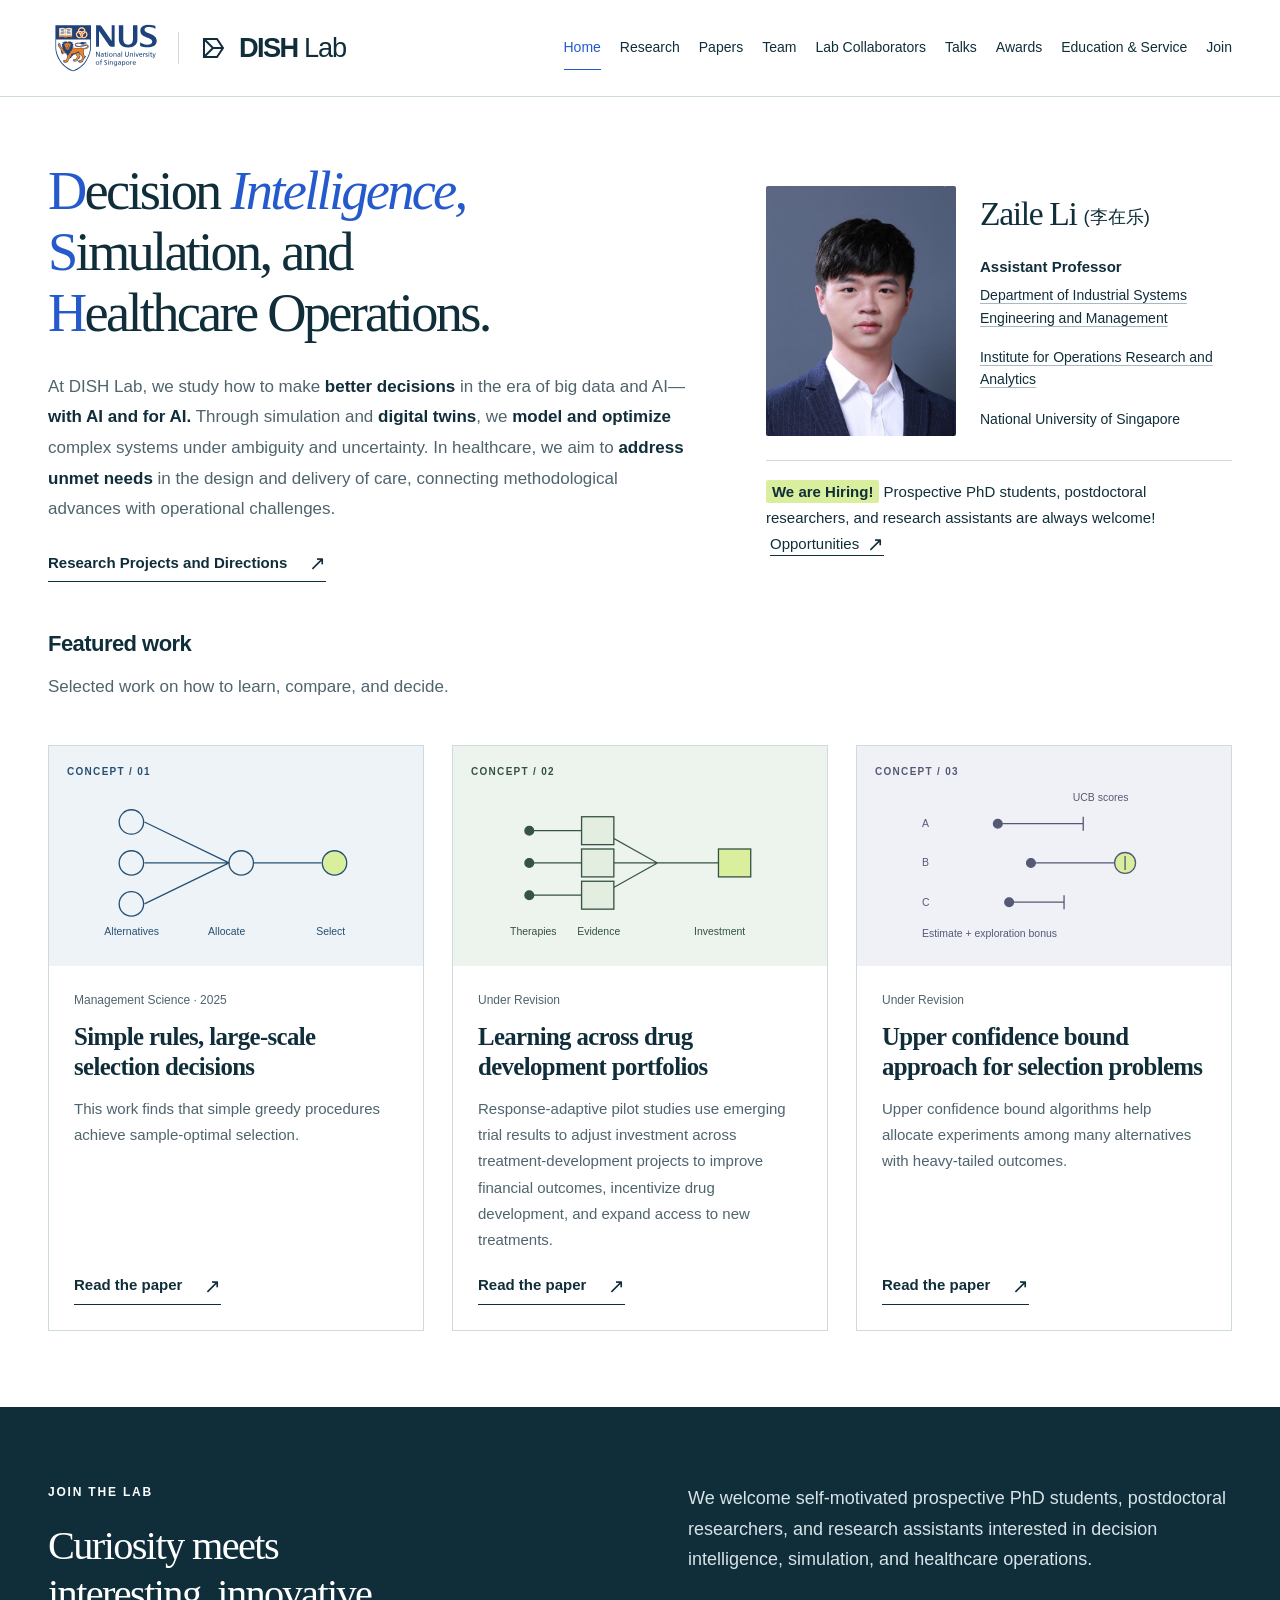
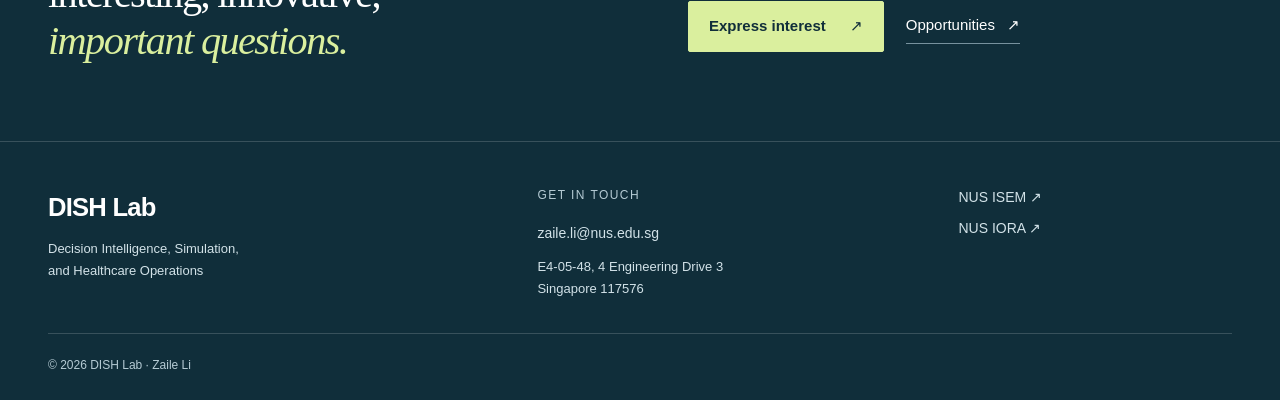
<file: index.html>
<!doctype html>
<html lang="en"><head><meta charset="utf-8"><meta name="viewport" content="width=device-width, initial-scale=1"><meta name="description" content="DISH Lab: decision intelligence, simulation, and healthcare operations. Led by Zaile Li at the National University of Singapore."><meta name="theme-color" content="#102e3a"><title>NUS DISH Lab</title><link rel="icon" type="image/svg+xml" href="./favicon.svg"><link rel="stylesheet" href="./styles.css?v=73e593c9b4"><script src="./site.js?v=46723a2bd6" defer></script></head>
<body><a class="skip-link" href="#main">Skip to content</a><header class="site-header"><div class="shell header-inner">
    <div class="brand-lockup"><a class="nus-brand" href="https://www.nus.edu.sg/" aria-label="National University of Singapore"><img src="./assets/nus-logo.svg" width="1200" height="800" alt="NUS — National University of Singapore"></a>
    <a class="wordmark" href="./" aria-label="DISH Lab home"><svg viewBox="0 0 32 32" width="32" height="32" aria-hidden="true"><path d="M7 7H20L26 16 20 25H7Z M7 7 16 16 7 25M16 16H26" fill="none" stroke="currentColor" stroke-width="2"/></svg><span>DISH<span class="wordmark-lab"> Lab</span></span></a></div>
    <button class="menu-toggle" aria-expanded="false" aria-controls="primary-nav" hidden>Menu <span aria-hidden="true">☰</span></button>
    <nav class="main-nav" id="primary-nav" aria-label="Main navigation"><a href="./" aria-current="page">Home</a><a href="./research/">Research</a><a href="./papers/">Papers</a><a href="./team/">Team</a><a href="./collaborators/">Lab Collaborators</a><a href="./talks/">Talks</a><a href="./awards/">Awards</a><a href="./teaching/">Education &amp; Service</a><a href="./join/">Join</a></nav>
    </div></header><main id="main"><section class="hero" id="home" aria-labelledby="hero-title">
  <div class="shell hero-grid">
    <div class="hero-copy">
      <h1 id="hero-title"><span class="initial-highlight">D</span>ecision <em>Intelligence,</em><br><span class="initial-highlight">S</span>imulation, and<br><span class="initial-highlight">H</span>ealthcare Operations.</h1>
      <p class="hero-description">At DISH Lab, we study how to make <strong>better decisions</strong> in the era of big data and AI—<strong>with AI and for AI.</strong> Through simulation and <strong>digital twins</strong>, we <strong>model and optimize</strong> complex systems under ambiguity and uncertainty. In healthcare, we aim to <strong>address unmet needs</strong> in the design and delivery of care, connecting methodological advances with operational challenges.</p>
      <a class="text-link" href="./research/">Research Projects and Directions <span aria-hidden="true">↗</span></a>
    </div>
    <div class="hero-profile">
      <div class="pi-intro">
        <img class="pi-portrait" src="./assets/zaile-li.jpg" width="590" height="681" alt="Zaile Li (李在乐)">
        <div class="pi-identity">
          <h2>Zaile Li <span class="name-zh" lang="zh-Hans">(李在乐)</span></h2>
          <div class="pi-appointment"><p class="pi-position">Assistant Professor</p><p class="pi-unit"><a href="https://cde.nus.edu.sg/isem/">Department of Industrial Systems Engineering and Management</a></p></div>
          <div class="pi-appointment"><p class="pi-unit"><a href="https://iora.nus.edu.sg/">Institute for Operations Research and Analytics</a></p></div>
          <div class="pi-appointment"><p class="pi-unit">National University of Singapore</p></div>
        </div>
      </div>
      <p class="hero-invitation"><strong class="hiring-label">We are Hiring!</strong> Prospective PhD students, postdoctoral researchers, and research assistants are always welcome! <a class="text-link" href="./join/">Opportunities <span aria-hidden="true">↗</span></a></p>
    </div>
  </div>
</section>

<section class="section-space featured" aria-labelledby="featured-title"><div class="shell"><div class="section-heading home-section-heading"><h2 id="featured-title">Featured work</h2><p>Selected work on how to learn, compare, and decide.</p></div><div class="work-grid"><article class="work-card"><div class="work-visual visual-0"><span class="visual-caption">CONCEPT / 01</span><svg viewBox="0 0 350 195" role="img" aria-label="Conceptual diagram: allocate a learning budget among alternatives and select"><g stroke="currentColor" fill="none" stroke-width="1.5"><path d="M70 47L167 94M70 94H167M70 141L167 94M195 94H273"/><circle cx="55" cy="47" r="14"/><circle cx="55" cy="94" r="14"/><circle cx="55" cy="141" r="14"/><circle cx="181" cy="94" r="14"/><circle cx="288" cy="94" r="14" fill="#daef9e"/></g><g fill="currentColor" font-size="12"><text x="24" y="177">Alternatives</text><text x="143" y="177">Allocate</text><text x="267" y="177">Select</text></g></svg></div><div class="work-body"><p class="card-meta">Management Science · 2025</p><h3><a href="./papers/#greedy-selection">Simple rules, large-scale selection decisions</a></h3><p>This work finds that simple greedy procedures achieve sample-optimal selection.</p><a class="text-link" href="https://arxiv.org/abs/2303.02951">Read the paper <span aria-hidden="true">↗</span></a></div></article><article class="work-card"><div class="work-visual visual-1"><span class="visual-caption">CONCEPT / 02</span><svg viewBox="0 0 350 195" role="img" aria-label="Conceptual diagram: use evidence from therapies to guide investment"><g stroke="currentColor" fill="none" stroke-width="1.5"><path d="M48 57H129L195 94H280M48 94H129L195 94M48 131H129L195 94"/><circle cx="48" cy="57" r="5" fill="currentColor"/><circle cx="48" cy="94" r="5" fill="currentColor"/><circle cx="48" cy="131" r="5" fill="currentColor"/><rect x="108" y="41" width="37" height="32" fill="#e4eee0"/><rect x="108" y="78" width="37" height="32" fill="#e4eee0"/><rect x="108" y="115" width="37" height="32" fill="#e4eee0"/><rect x="265" y="78" width="37" height="32" fill="#daef9e"/></g><g fill="currentColor" font-size="12"><text x="26" y="177">Therapies</text><text x="103" y="177">Evidence</text><text x="237" y="177">Investment</text></g></svg></div><div class="work-body"><p class="card-meta">Under Revision</p><h3><a href="./papers/#response-adaptivity">Learning across drug development portfolios</a></h3><p>Response-adaptive pilot studies use emerging trial results to adjust investment across treatment-development projects to improve financial outcomes, incentivize drug development, and expand access to new treatments.</p><a class="text-link" href="https://papers.ssrn.com/sol3/papers.cfm?abstract_id=6813739">Read the paper <span aria-hidden="true">↗</span></a></div></article><article class="work-card"><div class="work-visual visual-2"><span class="visual-caption">CONCEPT / 03</span><svg viewBox="0 0 350 195" role="img" aria-label="Conceptual diagram: combine estimated performance with exploration bonuses to choose the next experiment"><g stroke="currentColor" fill="none" stroke-width="1.5"><path d="M122 49H220M160 94H268M135 139H198M220 41V57M198 131V147"/><circle cx="268" cy="94" r="12" fill="#daef9e"/><path d="M268 86V102"/><circle cx="122" cy="49" r="5" fill="currentColor"/><circle cx="160" cy="94" r="5" fill="currentColor"/><circle cx="135" cy="139" r="5" fill="currentColor"/></g><g fill="currentColor" font-size="12"><text x="35" y="53">A</text><text x="35" y="98">B</text><text x="35" y="143">C</text><text x="208" y="23">UCB scores</text><text x="35" y="179">Estimate + exploration bonus</text></g></svg></div><div class="work-body"><p class="card-meta">Under Revision</p><h3><a href="./papers/#ucb-exploration">Upper confidence bound approach for selection problems</a></h3><p>Upper confidence bound algorithms help allocate experiments among many alternatives with heavy-tailed outcomes.</p><a class="text-link" href="https://arxiv.org/abs/2511.22273">Read the paper <span aria-hidden="true">↗</span></a></div></article></div></div></section>
<section class="join-band section-space"><div class="shell join-grid"><div><p class="eyebrow">Join the lab</p><h2>Curiosity meets<br>interesting, innovative,<br><em>important questions.</em></h2></div><div><p>We welcome self-motivated prospective PhD students, postdoctoral researchers, and research assistants interested in decision intelligence, simulation, and healthcare operations.</p><div class="button-row"><a class="button button-light" href="./join/#enquire">Express interest <span aria-hidden="true">↗</span></a><a class="light-link" href="./join/">Opportunities <span aria-hidden="true">↗</span></a></div></div></div></section></main><footer class="site-footer"><div class="shell footer-grid"><div><a class="footer-brand" href="./">DISH Lab</a><p>Decision Intelligence, Simulation,<br>and Healthcare Operations</p></div><div><p class="footer-label">Get in touch</p><a href="mailto:zaile.li@nus.edu.sg">zaile.li@nus.edu.sg</a><p>E4-05-48, 4 Engineering Drive 3<br>Singapore 117576</p></div><div class="footer-links"><a href="https://cde.nus.edu.sg/isem/">NUS ISEM <span aria-hidden="true">↗</span></a><a href="https://iora.nus.edu.sg/">NUS IORA <span aria-hidden="true">↗</span></a></div></div><div class="shell footer-bottom"><span>© 2026 DISH Lab · Zaile Li</span></div></footer></body></html>
</file>
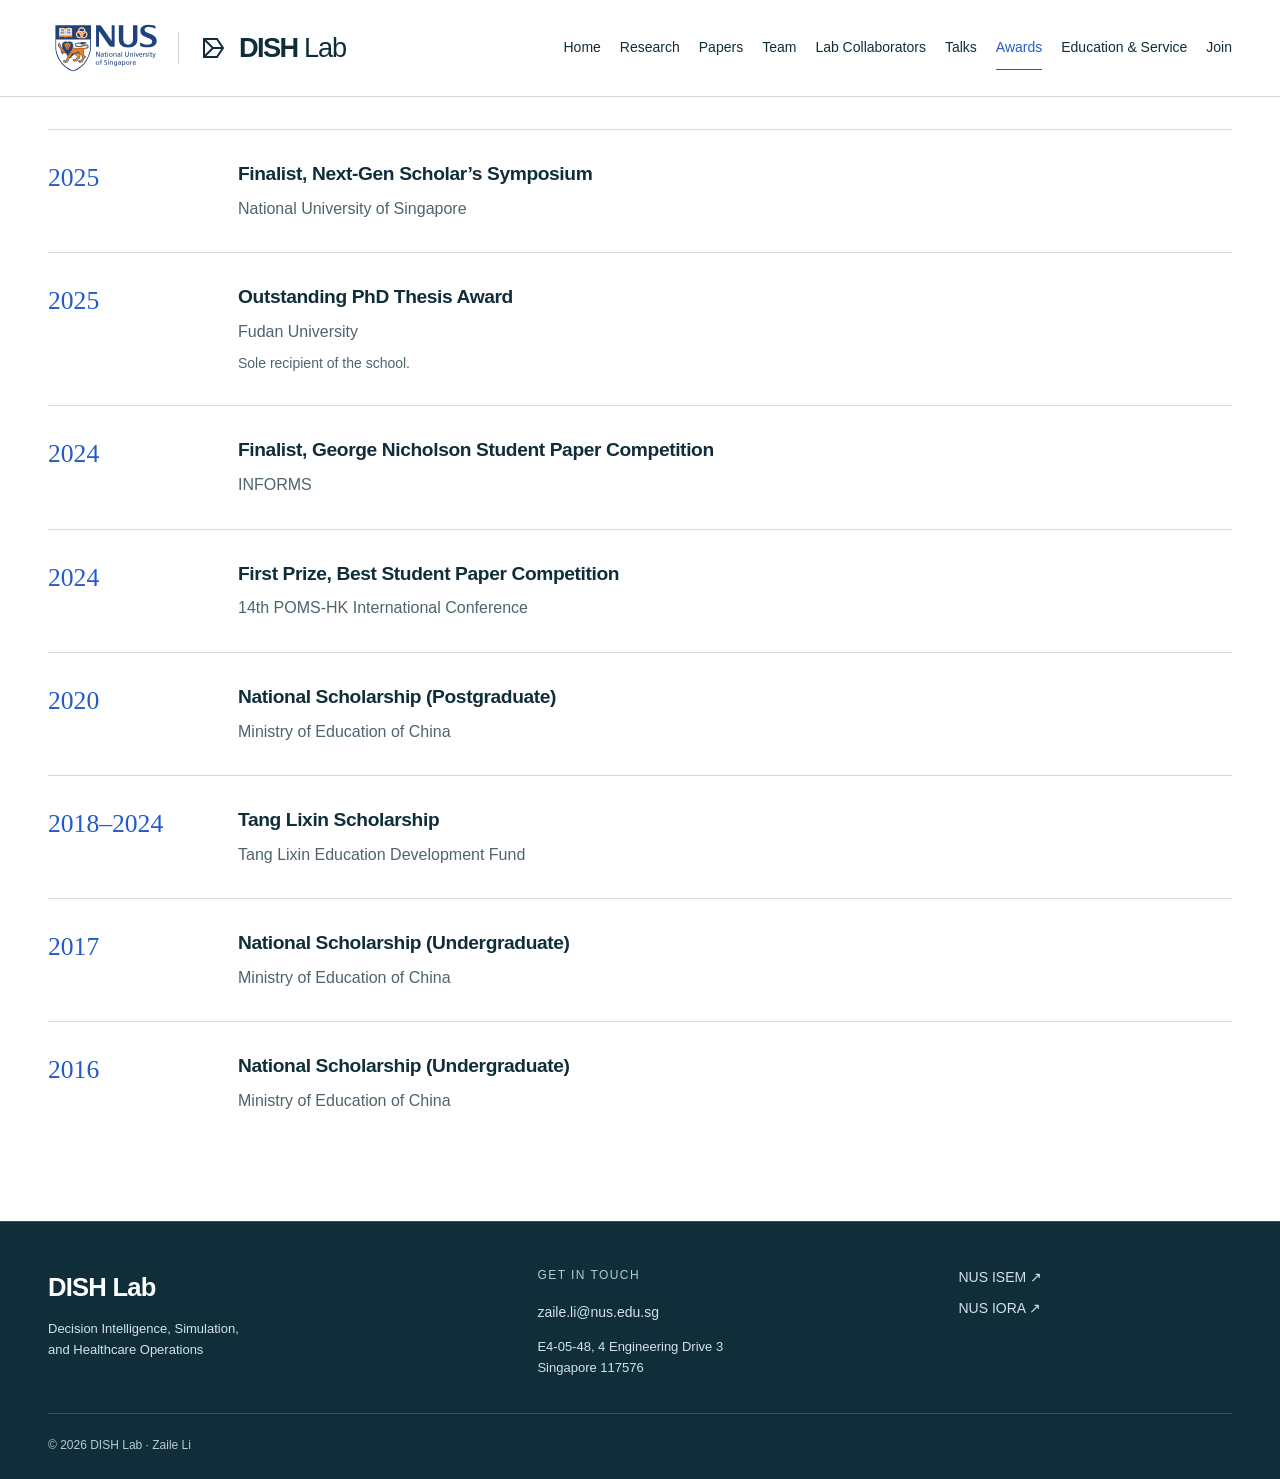
<file: awards/index.html>
<!doctype html>
<html lang="en"><head><meta charset="utf-8"><meta name="viewport" content="width=device-width, initial-scale=1"><meta name="description" content="Academic honors and research awards received by Zaile Li."><meta name="theme-color" content="#102e3a"><title>Honors &amp; Awards — NUS DISH Lab</title><link rel="icon" type="image/svg+xml" href="../favicon.svg"><link rel="stylesheet" href="../styles.css?v=73e593c9b4"><script src="../site.js?v=46723a2bd6" defer></script></head>
<body><a class="skip-link" href="#main">Skip to content</a><header class="site-header"><div class="shell header-inner">
    <div class="brand-lockup"><a class="nus-brand" href="https://www.nus.edu.sg/" aria-label="National University of Singapore"><img src="../assets/nus-logo.svg" width="1200" height="800" alt="NUS — National University of Singapore"></a>
    <a class="wordmark" href="../" aria-label="DISH Lab home"><svg viewBox="0 0 32 32" width="32" height="32" aria-hidden="true"><path d="M7 7H20L26 16 20 25H7Z M7 7 16 16 7 25M16 16H26" fill="none" stroke="currentColor" stroke-width="2"/></svg><span>DISH<span class="wordmark-lab"> Lab</span></span></a></div>
    <button class="menu-toggle" aria-expanded="false" aria-controls="primary-nav" hidden>Menu <span aria-hidden="true">☰</span></button>
    <nav class="main-nav" id="primary-nav" aria-label="Main navigation"><a href="../">Home</a><a href="../research/">Research</a><a href="../papers/">Papers</a><a href="../team/">Team</a><a href="../collaborators/">Lab Collaborators</a><a href="../talks/">Talks</a><a href="../awards/" aria-current="page">Awards</a><a href="../teaching/">Education &amp; Service</a><a href="../join/">Join</a></nav>
    </div></header><main id="main"><h1 class="visually-hidden">Honors &amp; Awards</h1><section class="shell academic-content academic-start"><div class="award-list"><article class="award-row" id="next-gen-finalist"><span class="award-year">2025</span><div><h2>Finalist, Next-Gen Scholar’s Symposium</h2><p>National University of Singapore</p></div></article><article class="award-row" id="phd-thesis"><span class="award-year">2025</span><div><h2>Outstanding PhD Thesis Award</h2><p>Fudan University</p><p class="award-note">Sole recipient of the school.</p></div></article><article class="award-row" id="nicholson-finalist"><span class="award-year">2024</span><div><h2>Finalist, George Nicholson Student Paper Competition</h2><p>INFORMS</p></div></article><article class="award-row" id="poms-hk-first-prize"><span class="award-year">2024</span><div><h2>First Prize, Best Student Paper Competition</h2><p>14th POMS-HK International Conference</p></div></article><article class="award-row" id="national-postgraduate"><span class="award-year">2020</span><div><h2>National Scholarship (Postgraduate)</h2><p>Ministry of Education of China</p></div></article><article class="award-row" id="tang-lixin"><span class="award-year">2018–2024</span><div><h2>Tang Lixin Scholarship</h2><p>Tang Lixin Education Development Fund</p></div></article><article class="award-row" id="national-undergraduate-2017"><span class="award-year">2017</span><div><h2>National Scholarship (Undergraduate)</h2><p>Ministry of Education of China</p></div></article><article class="award-row" id="national-undergraduate-2016"><span class="award-year">2016</span><div><h2>National Scholarship (Undergraduate)</h2><p>Ministry of Education of China</p></div></article></div></section></main><footer class="site-footer"><div class="shell footer-grid"><div><a class="footer-brand" href="../">DISH Lab</a><p>Decision Intelligence, Simulation,<br>and Healthcare Operations</p></div><div><p class="footer-label">Get in touch</p><a href="mailto:zaile.li@nus.edu.sg">zaile.li@nus.edu.sg</a><p>E4-05-48, 4 Engineering Drive 3<br>Singapore 117576</p></div><div class="footer-links"><a href="https://cde.nus.edu.sg/isem/">NUS ISEM <span aria-hidden="true">↗</span></a><a href="https://iora.nus.edu.sg/">NUS IORA <span aria-hidden="true">↗</span></a></div></div><div class="shell footer-bottom"><span>© 2026 DISH Lab · Zaile Li</span></div></footer></body></html>
</file>
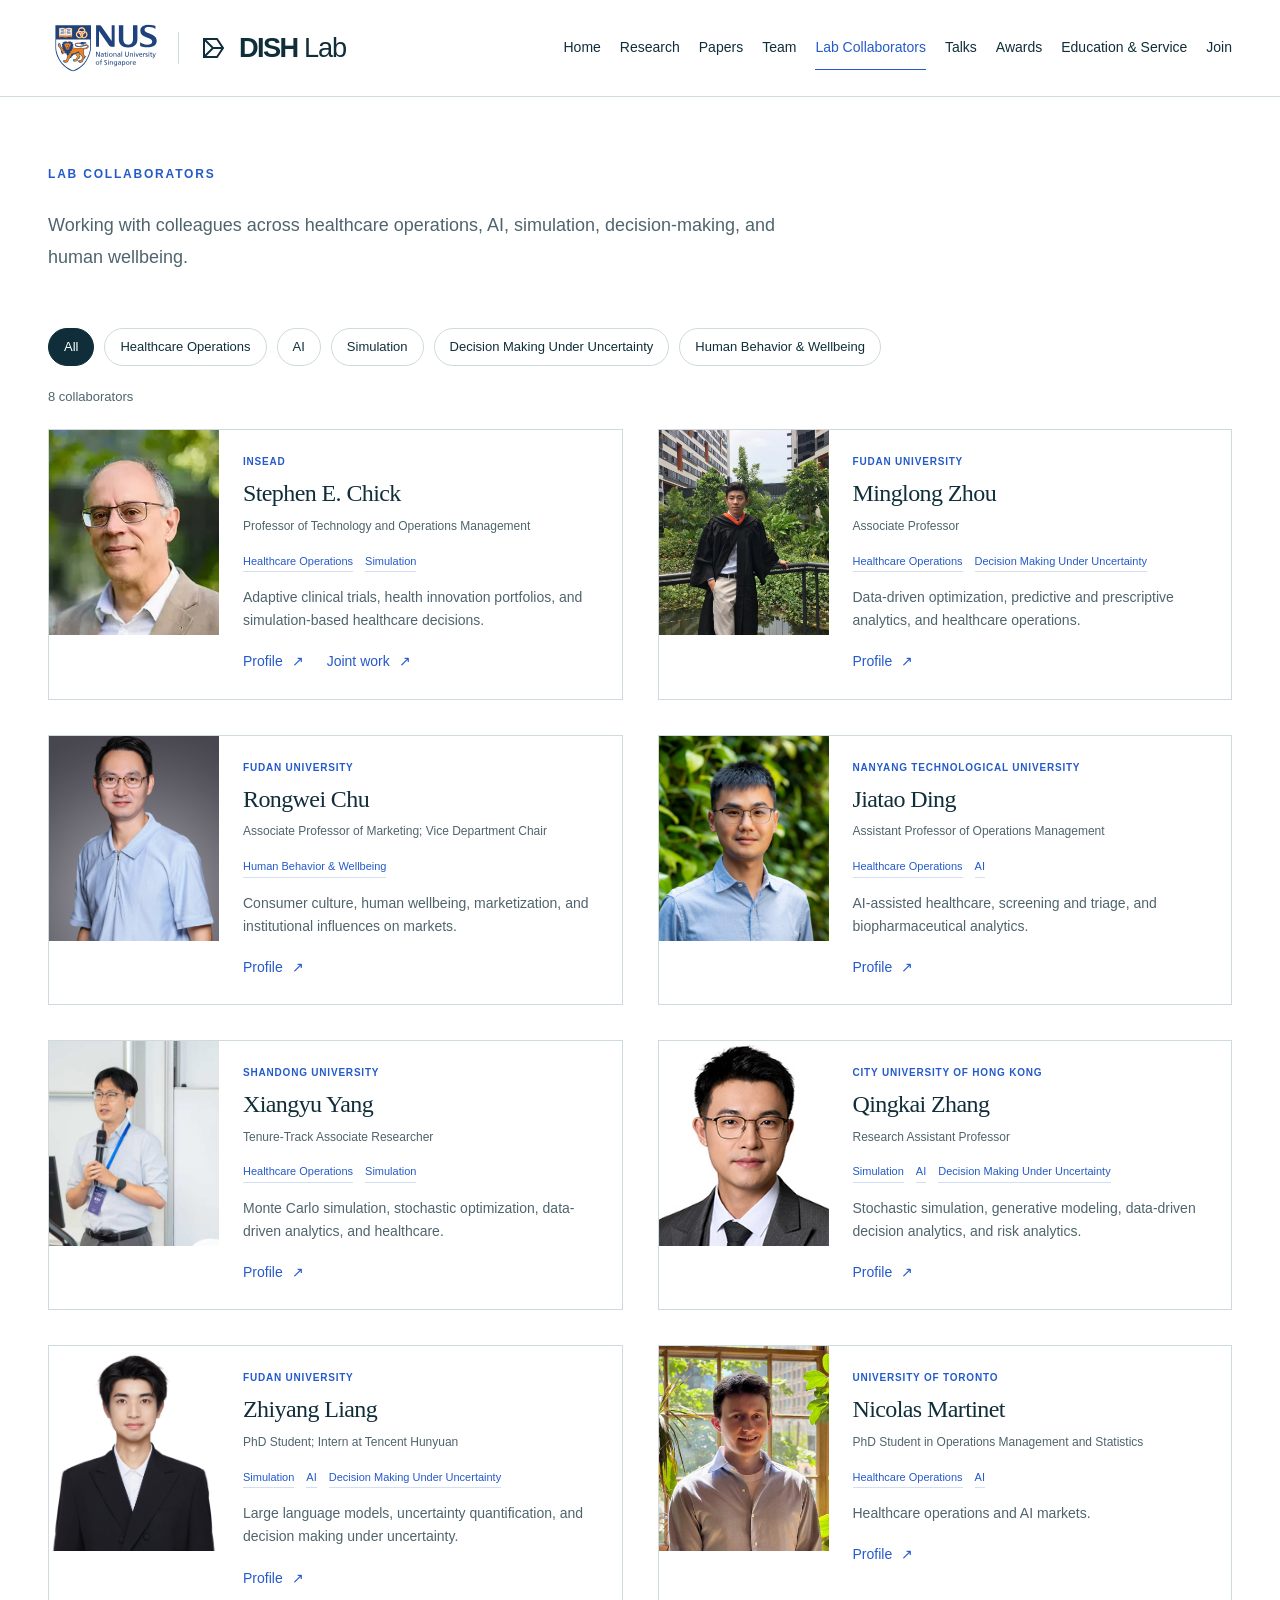
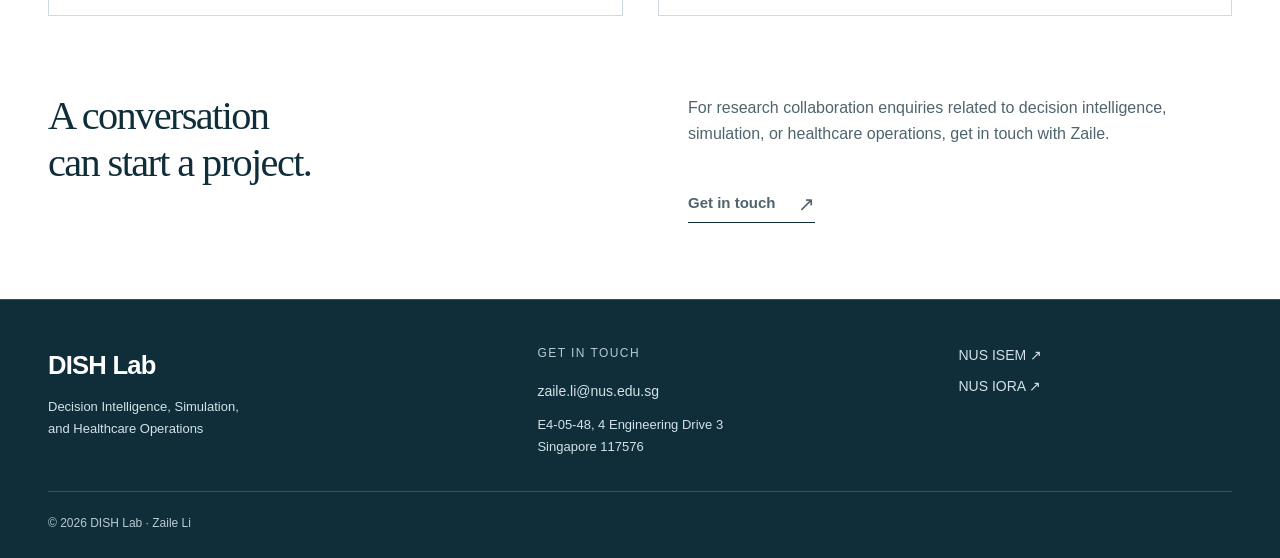
<file: collaborators/index.html>
<!doctype html>
<html lang="en"><head><meta charset="utf-8"><meta name="viewport" content="width=device-width, initial-scale=1"><meta name="description" content="Selected DISH research collaborators in healthcare, AI, simulation, decision making under uncertainty, and human wellbeing. Filter by research area."><meta name="theme-color" content="#102e3a"><title>Lab Collaborators — NUS DISH Lab</title><link rel="icon" type="image/svg+xml" href="../favicon.svg"><link rel="stylesheet" href="../styles.css?v=73e593c9b4"><script src="../site.js?v=46723a2bd6" defer></script></head>
<body><a class="skip-link" href="#main">Skip to content</a><header class="site-header"><div class="shell header-inner">
    <div class="brand-lockup"><a class="nus-brand" href="https://www.nus.edu.sg/" aria-label="National University of Singapore"><img src="../assets/nus-logo.svg" width="1200" height="800" alt="NUS — National University of Singapore"></a>
    <a class="wordmark" href="../" aria-label="DISH Lab home"><svg viewBox="0 0 32 32" width="32" height="32" aria-hidden="true"><path d="M7 7H20L26 16 20 25H7Z M7 7 16 16 7 25M16 16H26" fill="none" stroke="currentColor" stroke-width="2"/></svg><span>DISH<span class="wordmark-lab"> Lab</span></span></a></div>
    <button class="menu-toggle" aria-expanded="false" aria-controls="primary-nav" hidden>Menu <span aria-hidden="true">☰</span></button>
    <nav class="main-nav" id="primary-nav" aria-label="Main navigation"><a href="../">Home</a><a href="../research/">Research</a><a href="../papers/">Papers</a><a href="../team/">Team</a><a href="../collaborators/" aria-current="page">Lab Collaborators</a><a href="../talks/">Talks</a><a href="../awards/">Awards</a><a href="../teaching/">Education &amp; Service</a><a href="../join/">Join</a></nav>
    </div></header><main id="main"><section class="page-intro shell"><h1 class="eyebrow">Lab Collaborators</h1><p class="page-description">Working with colleagues across healthcare operations, AI, simulation, decision-making, and human wellbeing.</p></section><section class="shell collaborator-directory" aria-label="Research collaborators"><div class="collaborator-filters" role="group" aria-label="Filter collaborators by research area" hidden><button type="button" data-filter="all" aria-pressed="true" aria-controls="collaborator-grid">All</button><button type="button" data-filter="healthcare" aria-pressed="false" aria-controls="collaborator-grid">Healthcare Operations</button><button type="button" data-filter="ai" aria-pressed="false" aria-controls="collaborator-grid">AI</button><button type="button" data-filter="simulation" aria-pressed="false" aria-controls="collaborator-grid">Simulation</button><button type="button" data-filter="uncertainty" aria-pressed="false" aria-controls="collaborator-grid">Decision Making Under Uncertainty</button><button type="button" data-filter="consumer-wellbeing" aria-pressed="false" aria-controls="collaborator-grid">Human Behavior &amp; Wellbeing</button></div><p class="collaborator-results" role="status" aria-live="polite" aria-atomic="true">8 collaborators</p><div class="collaborator-grid" id="collaborator-grid"><article class="collaborator-card" id="stephen-chick" data-topics="healthcare simulation"><img src="../assets/stephen-chick.webp" alt="Stephen E. Chick" loading="lazy" width="300" height="300"><div class="collaborator-body"><p class="eyebrow">INSEAD</p><h2>Stephen E. Chick</h2><p class="collaborator-title">Professor of Technology and Operations Management</p><ul class="collaborator-tags" aria-label="Research areas"><li>Healthcare Operations</li><li>Simulation</li></ul><p>Adaptive clinical trials, health innovation portfolios, and simulation-based healthcare decisions.</p><div class="profile-links"><a class="inline-link" href="https://www.insead.edu/faculty/stephen-e-chick">Profile <span aria-hidden="true">↗</span></a><a class="inline-link" href="https://www.informs-sim.org/wsc25papers/inv134.pdf">Joint work <span aria-hidden="true">↗</span></a></div></div></article><article class="collaborator-card" id="minglong-zhou" data-topics="healthcare uncertainty"><img src="../assets/minglong-zhou.jpg" alt="Minglong Zhou" loading="lazy" width="300" height="300" style="object-position:50% 34%"><div class="collaborator-body"><p class="eyebrow">Fudan University</p><h2>Minglong Zhou</h2><p class="collaborator-title">Associate Professor</p><ul class="collaborator-tags" aria-label="Research areas"><li>Healthcare Operations</li><li>Decision Making Under Uncertainty</li></ul><p>Data-driven optimization, predictive and prescriptive analytics, and healthcare operations.</p><div class="profile-links"><a class="inline-link" href="https://sites.google.com/view/minglongzhou">Profile <span aria-hidden="true">↗</span></a></div></div></article><article class="collaborator-card" id="chu-rongwei" data-topics="consumer-wellbeing"><img src="../assets/chu-rongwei.jpg" alt="Rongwei Chu" loading="lazy" width="300" height="300"><div class="collaborator-body"><p class="eyebrow">Fudan University</p><h2>Rongwei Chu</h2><p class="collaborator-title">Associate Professor of Marketing; Vice Department Chair</p><ul class="collaborator-tags" aria-label="Research areas"><li>Human Behavior &amp; Wellbeing</li></ul><p>Consumer culture, human wellbeing, marketization, and institutional influences on markets.</p><div class="profile-links"><a class="inline-link" href="https://www.fdsm.fudan.edu.cn/En/2025/1106/c1063a24587/page.htm">Profile <span aria-hidden="true">↗</span></a></div></div></article><article class="collaborator-card" id="jiatao-ding" data-topics="healthcare ai"><img src="../assets/jiatao-ding.jpg" alt="Jiatao Ding" loading="lazy" width="300" height="300"><div class="collaborator-body"><p class="eyebrow">Nanyang Technological University</p><h2>Jiatao Ding</h2><p class="collaborator-title">Assistant Professor of Operations Management</p><ul class="collaborator-tags" aria-label="Research areas"><li>Healthcare Operations</li><li>AI</li></ul><p>AI-assisted healthcare, screening and triage, and biopharmaceutical analytics.</p><div class="profile-links"><a class="inline-link" href="https://sites.google.com/view/jiatao-ding">Profile <span aria-hidden="true">↗</span></a></div></div></article><article class="collaborator-card" id="xiangyu-yang" data-topics="healthcare simulation"><img src="../assets/xiangyu-yang.jpg" alt="Xiangyu Yang" loading="lazy" width="300" height="300"><div class="collaborator-body"><p class="eyebrow">Shandong University</p><h2>Xiangyu Yang</h2><p class="collaborator-title">Tenure-Track Associate Researcher</p><ul class="collaborator-tags" aria-label="Research areas"><li>Healthcare Operations</li><li>Simulation</li></ul><p>Monte Carlo simulation, stochastic optimization, data-driven analytics, and healthcare.</p><div class="profile-links"><a class="inline-link" href="https://xyangmsor.github.io/XiangyuYang.github.io/">Profile <span aria-hidden="true">↗</span></a></div></div></article><article class="collaborator-card" id="qingkai-zhang" data-topics="simulation ai uncertainty"><img src="../assets/qingkai-zhang.jpg" alt="Qingkai Zhang" loading="lazy" width="300" height="300"><div class="collaborator-body"><p class="eyebrow">City University of Hong Kong</p><h2>Qingkai Zhang</h2><p class="collaborator-title">Research Assistant Professor</p><ul class="collaborator-tags" aria-label="Research areas"><li>Simulation</li><li>AI</li><li>Decision Making Under Uncertainty</li></ul><p>Stochastic simulation, generative modeling, data-driven decision analytics, and risk analytics.</p><div class="profile-links"><a class="inline-link" href="https://www.cb.cityu.edu.hk/dao/about-us/faculty-and-staff/academic-staff/detail?eid=qzhang793">Profile <span aria-hidden="true">↗</span></a></div></div></article><article class="collaborator-card" id="zhiyang-liang" data-topics="simulation ai uncertainty"><img src="../assets/zhiyang-liang.png" alt="Zhiyang Liang" loading="lazy" width="300" height="300"><div class="collaborator-body"><p class="eyebrow">Fudan University</p><h2>Zhiyang Liang</h2><p class="collaborator-title">PhD Student; Intern at Tencent Hunyuan</p><ul class="collaborator-tags" aria-label="Research areas"><li>Simulation</li><li>AI</li><li>Decision Making Under Uncertainty</li></ul><p>Large language models, uncertainty quantification, and decision making under uncertainty.</p><div class="profile-links"><a class="inline-link" href="https://name-less-king.github.io/">Profile <span aria-hidden="true">↗</span></a></div></div></article><article class="collaborator-card" id="nicolas-martinet" data-topics="healthcare ai"><img src="../assets/nicolas-martinet.jpg" alt="Nicolas Martinet" loading="lazy" width="300" height="300"><div class="collaborator-body"><p class="eyebrow">University of Toronto</p><h2>Nicolas Martinet</h2><p class="collaborator-title">PhD Student in Operations Management and Statistics</p><ul class="collaborator-tags" aria-label="Research areas"><li>Healthcare Operations</li><li>AI</li></ul><p>Healthcare operations and AI markets.</p><div class="profile-links"><a class="inline-link" href="https://nicolasmtnt.github.io/">Profile <span aria-hidden="true">↗</span></a></div></div></article></div></section><section class="shell section-space"><div class="two-column"><h2>A conversation<br>can start a project.</h2><div class="prose"><p>For research collaboration enquiries related to decision intelligence, simulation, or healthcare operations, get in touch with Zaile.</p><a class="text-link" href="mailto:zaile.li@nus.edu.sg">Get in touch <span aria-hidden="true">↗</span></a></div></div></section></main><footer class="site-footer"><div class="shell footer-grid"><div><a class="footer-brand" href="../">DISH Lab</a><p>Decision Intelligence, Simulation,<br>and Healthcare Operations</p></div><div><p class="footer-label">Get in touch</p><a href="mailto:zaile.li@nus.edu.sg">zaile.li@nus.edu.sg</a><p>E4-05-48, 4 Engineering Drive 3<br>Singapore 117576</p></div><div class="footer-links"><a href="https://cde.nus.edu.sg/isem/">NUS ISEM <span aria-hidden="true">↗</span></a><a href="https://iora.nus.edu.sg/">NUS IORA <span aria-hidden="true">↗</span></a></div></div><div class="shell footer-bottom"><span>© 2026 DISH Lab · Zaile Li</span></div></footer></body></html>
</file>
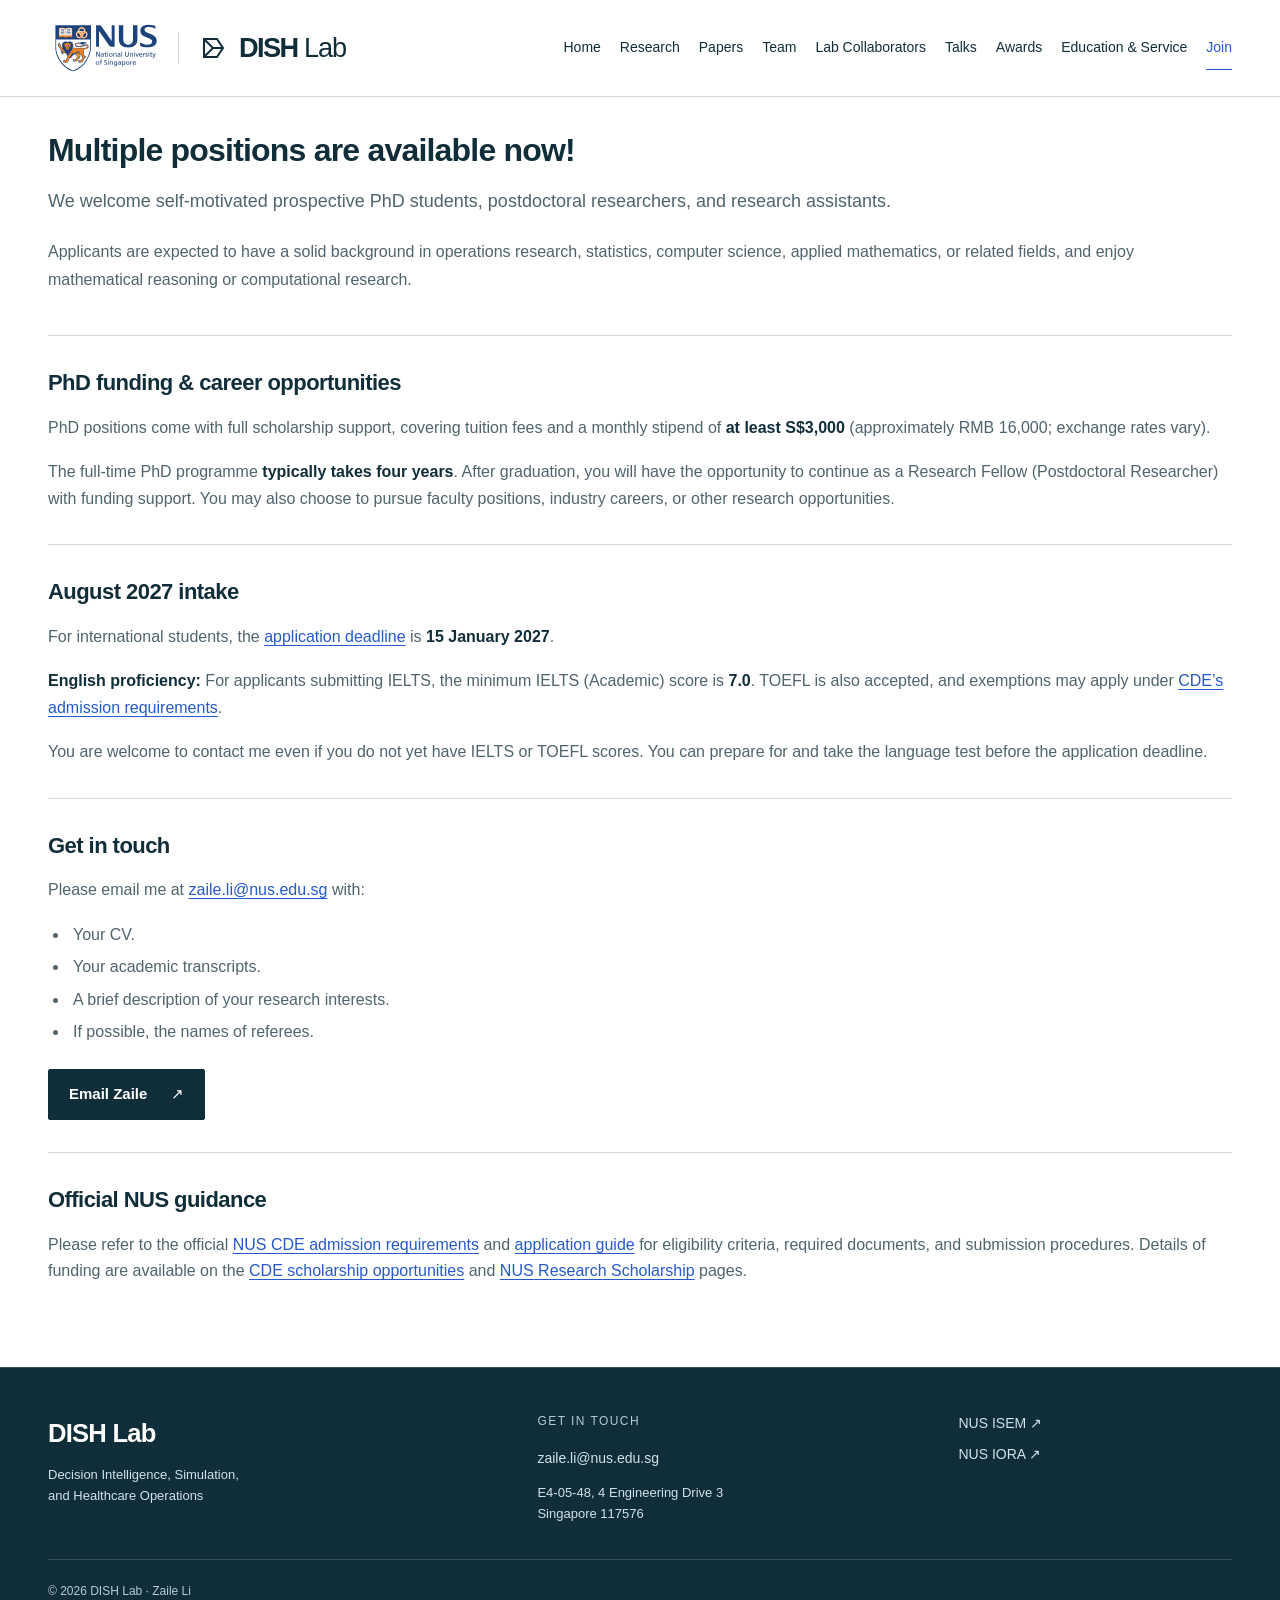
<file: join/index.html>
<!doctype html>
<html lang="en"><head><meta charset="utf-8"><meta name="viewport" content="width=device-width, initial-scale=1"><meta name="description" content="Opportunities for prospective PhD students, postdoctoral researchers, and research assistants at DISH Lab."><meta name="theme-color" content="#102e3a"><title>Join the lab — NUS DISH Lab</title><link rel="icon" type="image/svg+xml" href="../favicon.svg"><link rel="stylesheet" href="../styles.css?v=73e593c9b4"><script src="../site.js?v=46723a2bd6" defer></script></head>
<body><a class="skip-link" href="#main">Skip to content</a><header class="site-header"><div class="shell header-inner">
    <div class="brand-lockup"><a class="nus-brand" href="https://www.nus.edu.sg/" aria-label="National University of Singapore"><img src="../assets/nus-logo.svg" width="1200" height="800" alt="NUS — National University of Singapore"></a>
    <a class="wordmark" href="../" aria-label="DISH Lab home"><svg viewBox="0 0 32 32" width="32" height="32" aria-hidden="true"><path d="M7 7H20L26 16 20 25H7Z M7 7 16 16 7 25M16 16H26" fill="none" stroke="currentColor" stroke-width="2"/></svg><span>DISH<span class="wordmark-lab"> Lab</span></span></a></div>
    <button class="menu-toggle" aria-expanded="false" aria-controls="primary-nav" hidden>Menu <span aria-hidden="true">☰</span></button>
    <nav class="main-nav" id="primary-nav" aria-label="Main navigation"><a href="../">Home</a><a href="../research/">Research</a><a href="../papers/">Papers</a><a href="../team/">Team</a><a href="../collaborators/">Lab Collaborators</a><a href="../talks/">Talks</a><a href="../awards/">Awards</a><a href="../teaching/">Education &amp; Service</a><a href="../join/" aria-current="page">Join</a></nav>
    </div></header><main id="main"><section class="shell join-intro"><h1>Multiple positions are available now!</h1><p class="page-description">We welcome self-motivated prospective PhD students, postdoctoral researchers, and research assistants.</p><p class="join-background">Applicants are expected to have a solid background in operations research, statistics, computer science, applied mathematics, or related fields, and enjoy mathematical reasoning or computational research.</p></section><div class="shell join-content">
<section class="join-row" aria-labelledby="phd-support"><h2 id="phd-support">PhD funding &amp; career opportunities</h2><div class="prose"><p>PhD positions come with full scholarship support, covering tuition fees and a monthly stipend of <strong>at least S$3,000</strong> (approximately RMB 16,000; exchange rates vary).</p><p>The full-time PhD programme <strong>typically takes four years</strong>. After graduation, you will have the opportunity to continue as a Research Fellow (Postdoctoral Researcher) with funding support. You may also choose to pursue faculty positions, industry careers, or other research opportunities.</p></div></section>
<section class="join-row" aria-labelledby="august-intake"><h2 id="august-intake">August 2027 intake</h2><div class="prose"><p>For international students, the <a href="https://cde.nus.edu.sg/graduate/graduate-programmes-by-research/application-period-2/">application deadline</a> is <strong><time datetime="2027-01-15">15 January 2027</time></strong>.</p><p><strong>English proficiency:</strong> For applicants submitting IELTS, the minimum IELTS (Academic) score is <strong>7.0</strong>. TOEFL is also accepted, and exemptions may apply under <a href="https://cde.nus.edu.sg/graduate/graduate-programmes-by-research/admission-requirement-2/">CDE’s admission requirements</a>.</p><p>You are welcome to contact me even if you do not yet have IELTS or TOEFL scores. You can prepare for and take the language test before the application deadline.</p></div></section>
<section class="join-row" id="enquire" aria-labelledby="enquiry-title"><h2 id="enquiry-title">Get in touch</h2><div class="prose"><p>Please email me at <a href="mailto:zaile.li@nus.edu.sg">zaile.li@nus.edu.sg</a> with:</p><ul class="plain-list"><li>Your CV.</li><li>Your academic transcripts.</li><li>A brief description of your research interests.</li><li>If possible, the names of referees.</li></ul><a class="button" href="mailto:zaile.li@nus.edu.sg?subject=DISH%20Lab%20research%20enquiry">Email Zaile <span aria-hidden="true">↗</span></a></div></section>
<section class="join-row" aria-labelledby="official-guidance"><h2 id="official-guidance">Official NUS guidance</h2><div class="prose"><p>Please refer to the official <a href="https://cde.nus.edu.sg/graduate/graduate-programmes-by-research/admission-requirement-2/">NUS CDE admission requirements</a> and <a href="https://cde.nus.edu.sg/graduate/graduate-programmes-by-research/how-to-apply/">application guide</a> for eligibility criteria, required documents, and submission procedures. Details of funding are available on the <a href="https://cde.nus.edu.sg/graduate/scholarship-opportunities/">CDE scholarship opportunities</a> and <a href="https://nusgs.nus.edu.sg/scholarships/nus-research-scholarship">NUS Research Scholarship</a> pages.</p></div></section>
</div></main><footer class="site-footer"><div class="shell footer-grid"><div><a class="footer-brand" href="../">DISH Lab</a><p>Decision Intelligence, Simulation,<br>and Healthcare Operations</p></div><div><p class="footer-label">Get in touch</p><a href="mailto:zaile.li@nus.edu.sg">zaile.li@nus.edu.sg</a><p>E4-05-48, 4 Engineering Drive 3<br>Singapore 117576</p></div><div class="footer-links"><a href="https://cde.nus.edu.sg/isem/">NUS ISEM <span aria-hidden="true">↗</span></a><a href="https://iora.nus.edu.sg/">NUS IORA <span aria-hidden="true">↗</span></a></div></div><div class="shell footer-bottom"><span>© 2026 DISH Lab · Zaile Li</span></div></footer></body></html>
</file>
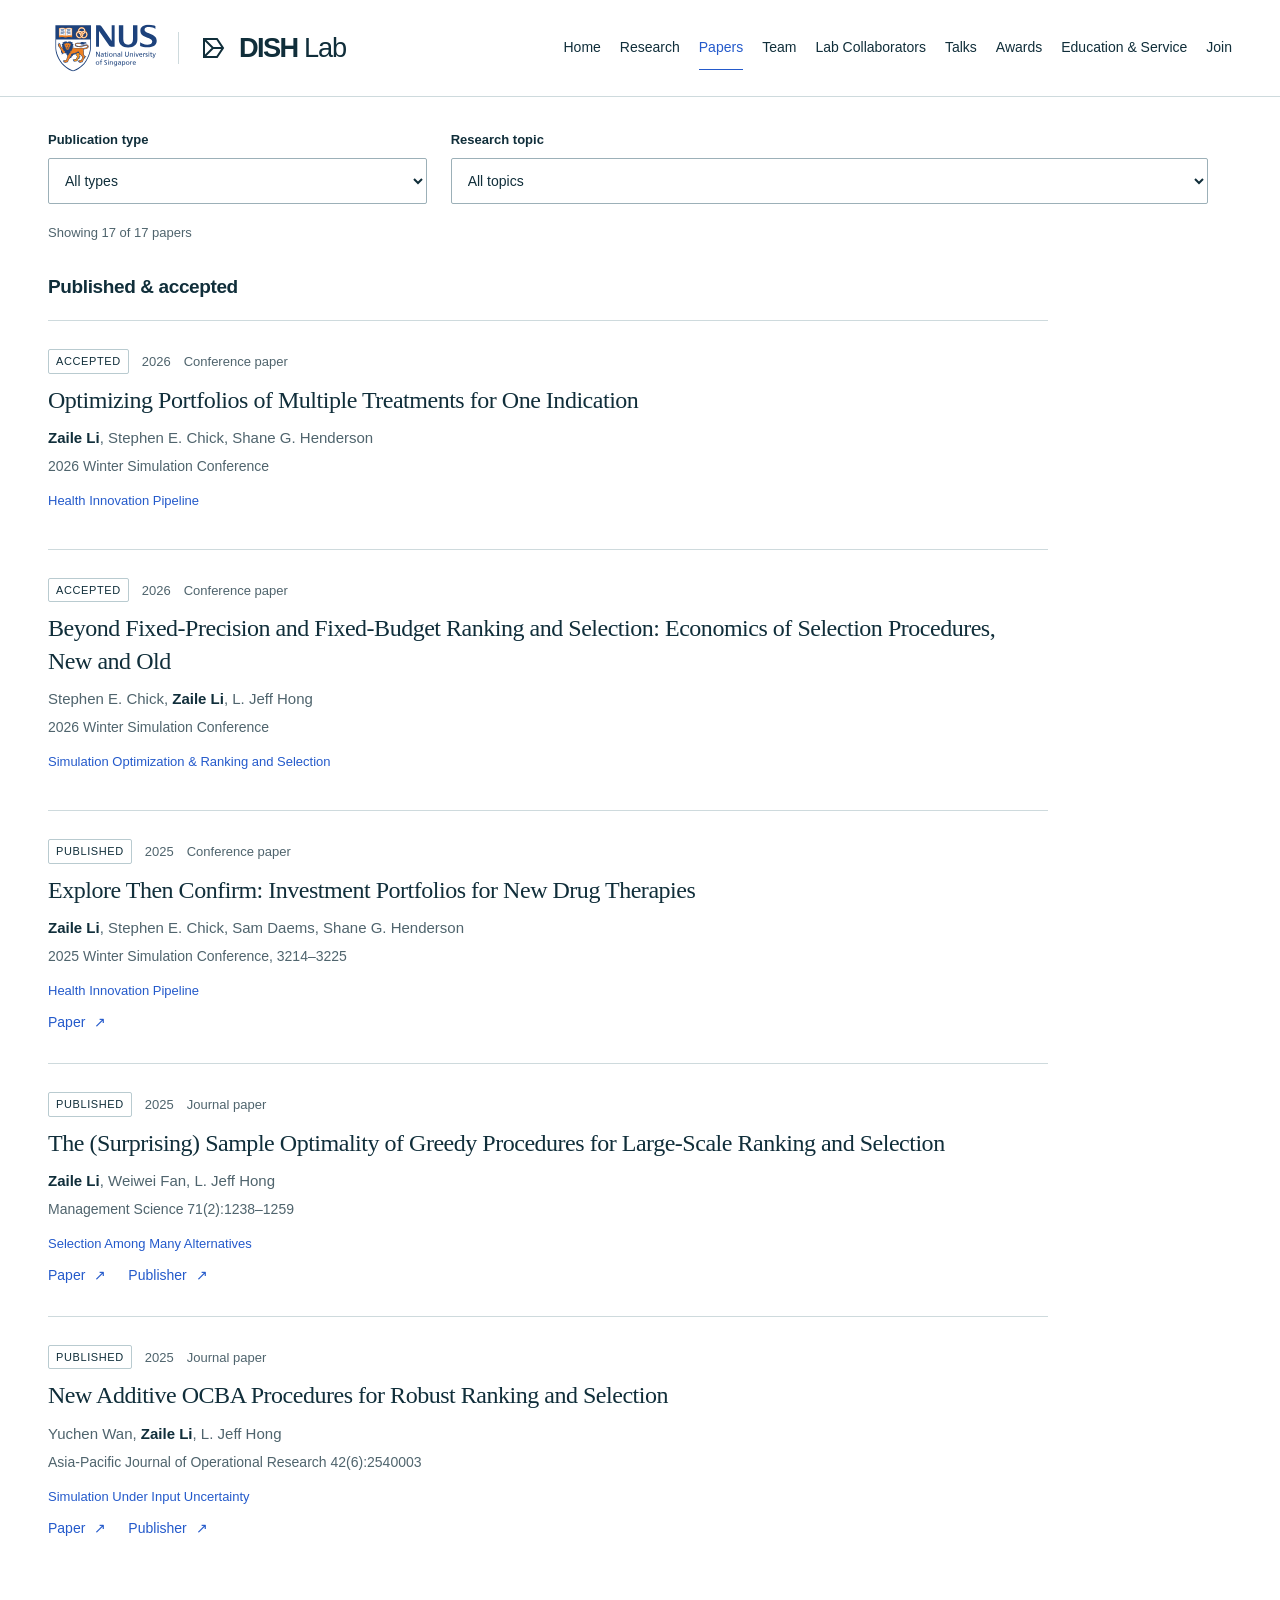
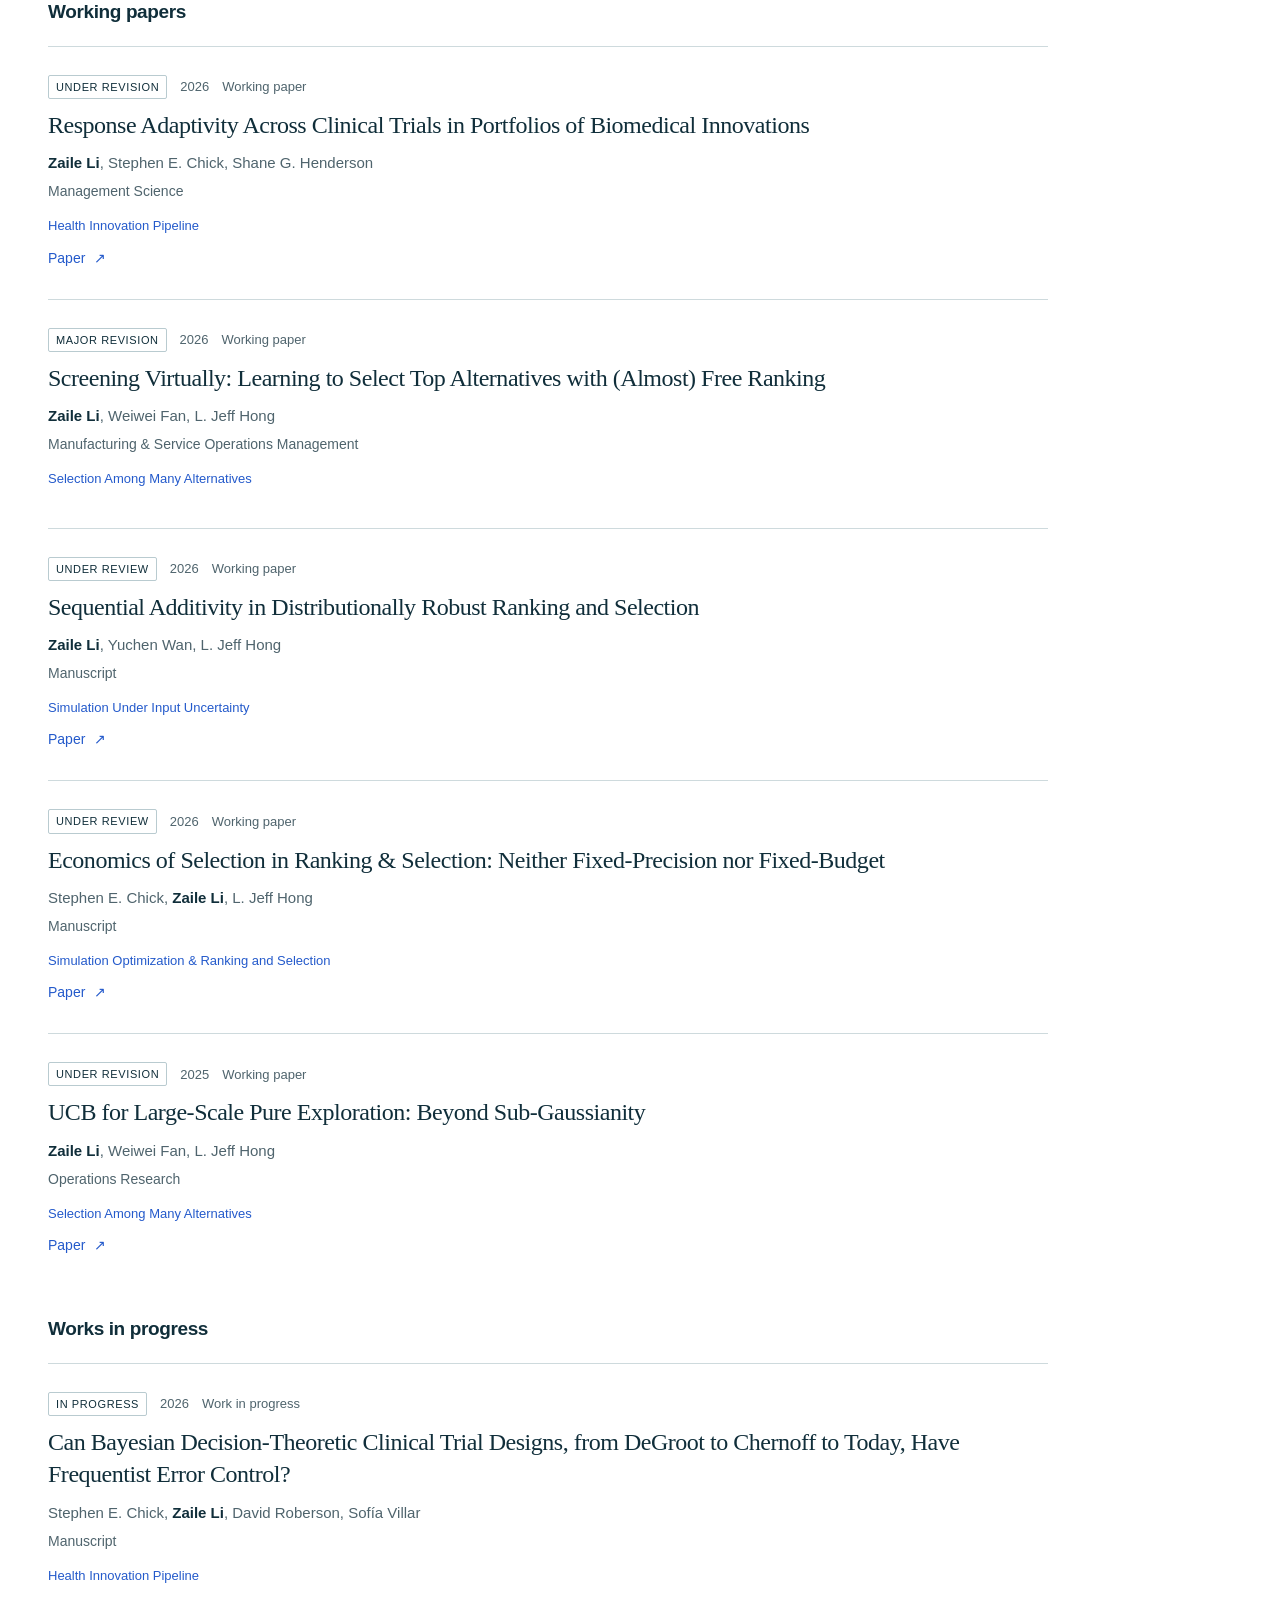
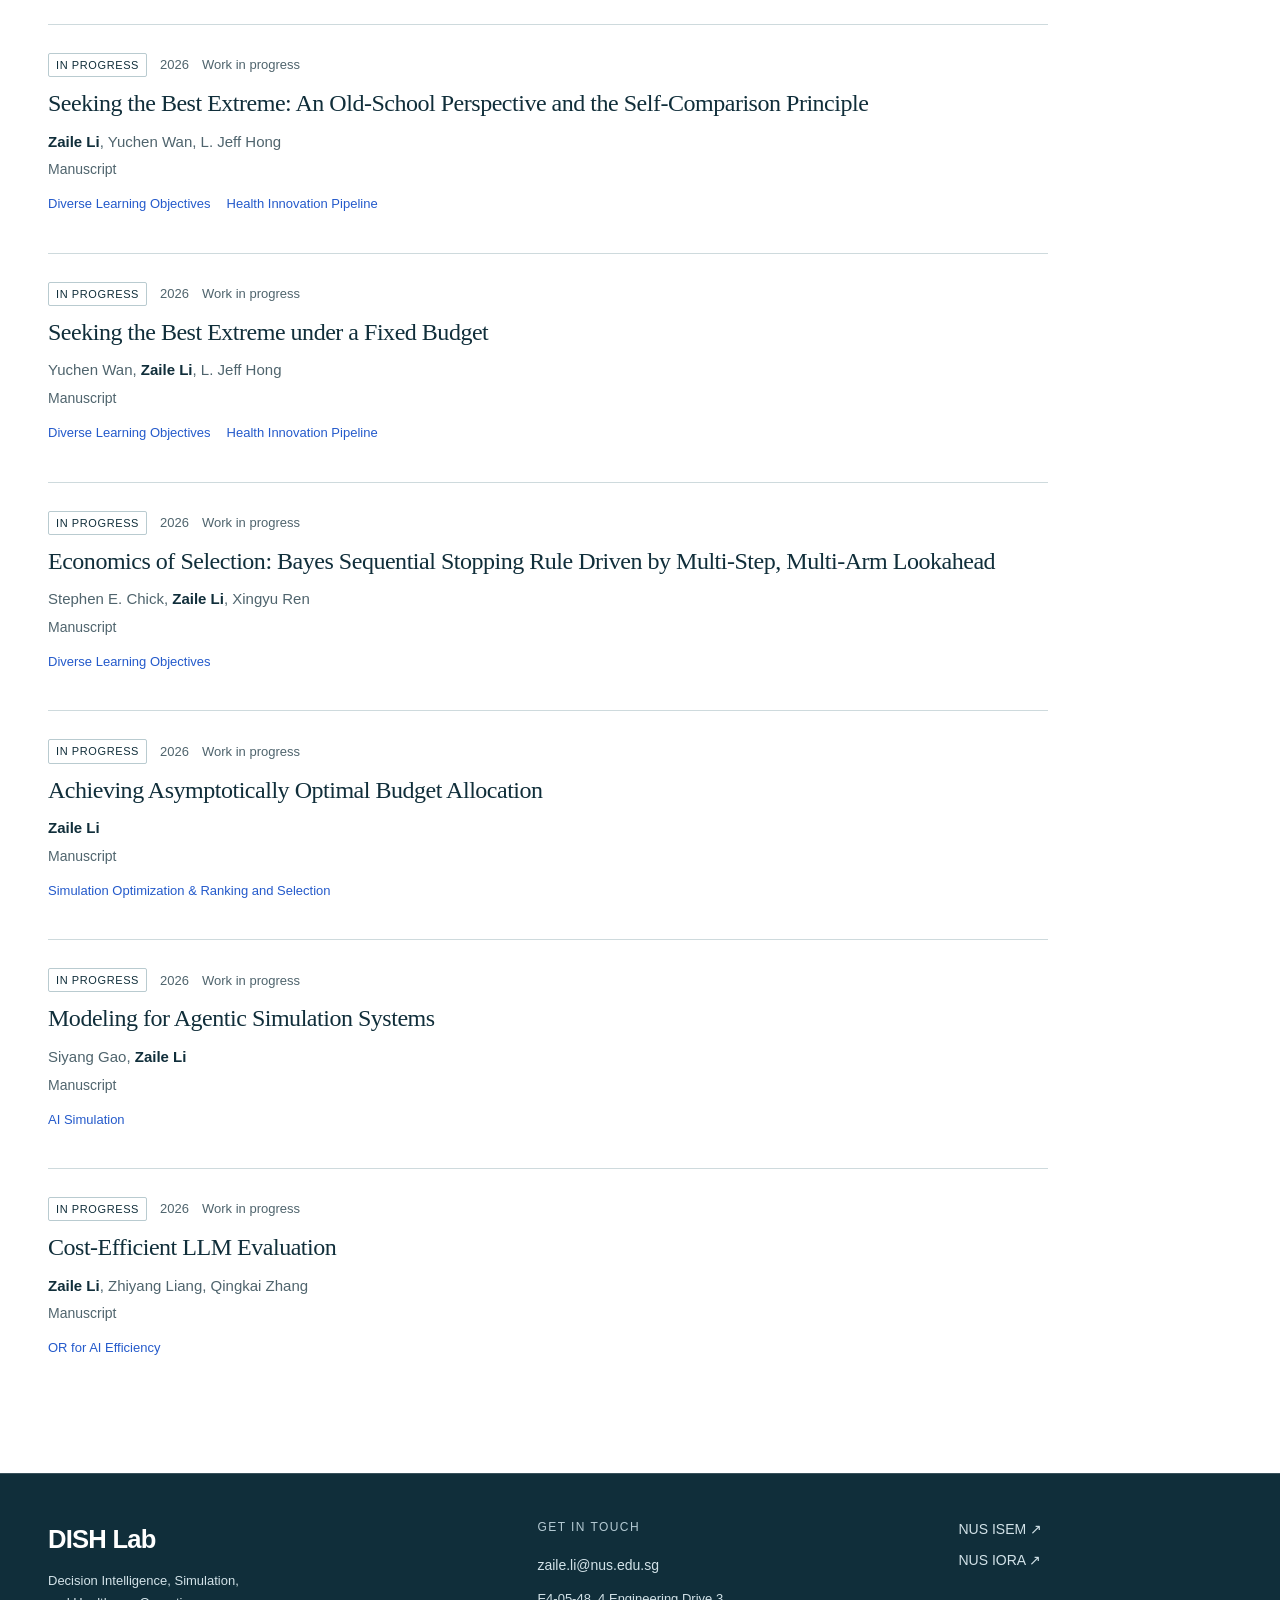
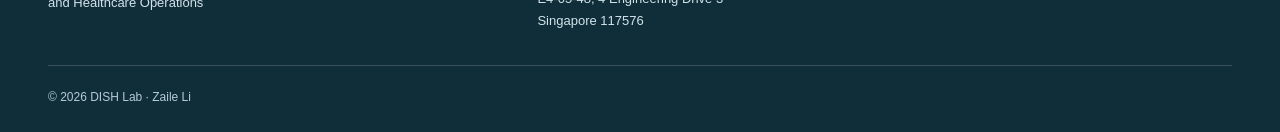
<file: papers/index.html>
<!doctype html>
<html lang="en"><head><meta charset="utf-8"><meta name="viewport" content="width=device-width, initial-scale=1"><meta name="description" content="Journal papers, conference papers, working papers, and works in progress by Zaile Li and collaborators. Filter by publication type and research topic."><meta name="theme-color" content="#102e3a"><title>Papers — NUS DISH Lab</title><link rel="icon" type="image/svg+xml" href="../favicon.svg"><link rel="stylesheet" href="../styles.css?v=077e901bf4"><script src="../site.js?v=46723a2bd6" defer></script></head>
<body><a class="skip-link" href="#main">Skip to content</a><header class="site-header"><div class="shell header-inner">
    <div class="brand-lockup"><a class="nus-brand" href="https://www.nus.edu.sg/" aria-label="National University of Singapore"><img src="../assets/nus-logo.svg" width="1200" height="800" alt="NUS — National University of Singapore"></a>
    <a class="wordmark" href="../" aria-label="DISH Lab home"><svg viewBox="0 0 32 32" width="32" height="32" aria-hidden="true"><path d="M7 7H20L26 16 20 25H7Z M7 7 16 16 7 25M16 16H26" fill="none" stroke="currentColor" stroke-width="2"/></svg><span>DISH<span class="wordmark-lab"> Lab</span></span></a></div>
    <button class="menu-toggle" aria-expanded="false" aria-controls="primary-nav" hidden>Menu <span aria-hidden="true">☰</span></button>
    <nav class="main-nav" id="primary-nav" aria-label="Main navigation"><a href="../">Home</a><a href="../research/">Research</a><a href="../papers/" aria-current="page">Papers</a><a href="../team/">Team</a><a href="../collaborators/">Lab Collaborators</a><a href="../talks/">Talks</a><a href="../awards/">Awards</a><a href="../teaching/">Education &amp; Service</a><a href="../join/">Join</a></nav>
    </div></header><main id="main"><h1 class="visually-hidden">Papers</h1><section class="papers-page academic-start academic-content" id="publications"><div class="shell"><div class="publication-directory"><div class="publication-filters" hidden><label for="publication-type">Publication type<select id="publication-type"><option value="all">All types</option><option value="journal">Journal papers</option><option value="conference">Conference papers</option><option value="manuscript">Working papers</option><option value="in-progress">Works in progress</option></select></label><label for="publication-topic">Research topic<select id="publication-topic"><option value="all">All topics</option><option value="health-innovation">Health Innovation Pipeline</option><option value="many-choices">Selection Among Many Alternatives</option><option value="input-uncertainty">Simulation Under Input Uncertainty</option><option value="learning-objectives">Diverse Learning Objectives</option><option value="simulation-selection">Simulation Optimization &amp; Ranking and Selection</option><option value="ai-simulation">AI Simulation</option><option value="or-ai-efficiency">OR for AI Efficiency</option></select></label><button type="button" class="publication-reset" hidden>Clear filters</button></div><p class="publication-results" role="status" aria-live="polite" aria-atomic="true" hidden></p><p class="publication-empty" hidden>No papers match these filters. Try another type or topic, or clear the filters to see all papers.</p><div class="publication-group"><h2 class="list-heading">Published & accepted</h2><div class="publication-list"><article class="publication" id="multiple-treatments" data-type="conference" data-topics="health-innovation"><p class="pub-meta"><span class="status">Accepted</span><span>2026</span><span>Conference paper</span></p><h3>Optimizing Portfolios of Multiple Treatments for One Indication</h3><p class="authors"><strong>Zaile Li</strong>, Stephen E. Chick, Shane G. Henderson</p><p class="venue">2026 Winter Simulation Conference</p><ul class="publication-topics" aria-label="Research topics"><li>Health Innovation Pipeline</li></ul><div class="pub-links"></div></article><article class="publication" id="economics-selection" data-type="conference" data-topics="simulation-selection"><p class="pub-meta"><span class="status">Accepted</span><span>2026</span><span>Conference paper</span></p><h3>Beyond Fixed-Precision and Fixed-Budget Ranking and Selection: Economics of Selection Procedures, New and Old</h3><p class="authors">Stephen E. Chick, <strong>Zaile Li</strong>, L. Jeff Hong</p><p class="venue">2026 Winter Simulation Conference</p><ul class="publication-topics" aria-label="Research topics"><li>Simulation Optimization &amp; Ranking and Selection</li></ul><div class="pub-links"></div></article><article class="publication" id="explore-confirm" data-type="conference" data-topics="health-innovation"><p class="pub-meta"><span class="status">Published</span><span>2025</span><span>Conference paper</span></p><h3>Explore Then Confirm: Investment Portfolios for New Drug Therapies</h3><p class="authors"><strong>Zaile Li</strong>, Stephen E. Chick, Sam Daems, Shane G. Henderson</p><p class="venue">2025 Winter Simulation Conference, 3214–3225</p><ul class="publication-topics" aria-label="Research topics"><li>Health Innovation Pipeline</li></ul><div class="pub-links"><a class="inline-link" href="https://www.informs-sim.org/wsc25papers/inv134.pdf">Paper <span aria-hidden="true">↗</span></a></div></article><article class="publication" id="greedy-selection" data-type="journal" data-topics="many-choices"><p class="pub-meta"><span class="status">Published</span><span>2025</span><span>Journal paper</span></p><h3>The (Surprising) Sample Optimality of Greedy Procedures for Large-Scale Ranking and Selection</h3><p class="authors"><strong>Zaile Li</strong>, Weiwei Fan, L. Jeff Hong</p><p class="venue">Management Science 71(2):1238–1259</p><ul class="publication-topics" aria-label="Research topics"><li>Selection Among Many Alternatives</li></ul><div class="pub-links"><a class="inline-link" href="https://arxiv.org/abs/2303.02951">Paper <span aria-hidden="true">↗</span></a><a class="inline-link" href="https://doi.org/10.1287/mnsc.2023.00694">Publisher <span aria-hidden="true">↗</span></a></div></article><article class="publication" id="robust-ocba" data-type="journal" data-topics="input-uncertainty"><p class="pub-meta"><span class="status">Published</span><span>2025</span><span>Journal paper</span></p><h3>New Additive OCBA Procedures for Robust Ranking and Selection</h3><p class="authors">Yuchen Wan, <strong>Zaile Li</strong>, L. Jeff Hong</p><p class="venue">Asia-Pacific Journal of Operational Research 42(6):2540003</p><ul class="publication-topics" aria-label="Research topics"><li>Simulation Under Input Uncertainty</li></ul><div class="pub-links"><a class="inline-link" href="https://arxiv.org/abs/2412.06020">Paper <span aria-hidden="true">↗</span></a><a class="inline-link" href="https://doi.org/10.1142/S0217595925400032">Publisher <span aria-hidden="true">↗</span></a></div></article></div></div><div class="publication-group"><h2 class="list-heading">Working papers</h2><div class="publication-list"><article class="publication" id="response-adaptivity" data-type="manuscript" data-topics="health-innovation"><p class="pub-meta"><span class="status">Under revision</span><span>2026</span><span>Working paper</span></p><h3>Response Adaptivity Across Clinical Trials in Portfolios of Biomedical Innovations</h3><p class="authors"><strong>Zaile Li</strong>, Stephen E. Chick, Shane G. Henderson</p><p class="venue">Management Science</p><ul class="publication-topics" aria-label="Research topics"><li>Health Innovation Pipeline</li></ul><div class="pub-links"><a class="inline-link" href="https://papers.ssrn.com/sol3/papers.cfm?abstract_id=6813739">Paper <span aria-hidden="true">↗</span></a></div></article><article class="publication" id="screening-virtually" data-type="manuscript" data-topics="many-choices"><p class="pub-meta"><span class="status">Major Revision</span><span>2026</span><span>Working paper</span></p><h3>Screening Virtually: Learning to Select Top Alternatives with (Almost) Free Ranking</h3><p class="authors"><strong>Zaile Li</strong>, Weiwei Fan, L. Jeff Hong</p><p class="venue">Manufacturing &amp; Service Operations Management</p><ul class="publication-topics" aria-label="Research topics"><li>Selection Among Many Alternatives</li></ul><div class="pub-links"></div></article><article class="publication" id="sequential-additivity" data-type="manuscript" data-topics="input-uncertainty"><p class="pub-meta"><span class="status">Under review</span><span>2026</span><span>Working paper</span></p><h3>Sequential Additivity in Distributionally Robust Ranking and Selection</h3><p class="authors"><strong>Zaile Li</strong>, Yuchen Wan, L. Jeff Hong</p><p class="venue">Manuscript</p><ul class="publication-topics" aria-label="Research topics"><li>Simulation Under Input Uncertainty</li></ul><div class="pub-links"><a class="inline-link" href="https://arxiv.org/abs/2509.06147">Paper <span aria-hidden="true">↗</span></a></div></article><article class="publication" id="economics-selection-journal" data-type="manuscript" data-topics="simulation-selection"><p class="pub-meta"><span class="status">Under review</span><span>2026</span><span>Working paper</span></p><h3>Economics of Selection in Ranking &amp; Selection: Neither Fixed-Precision nor Fixed-Budget</h3><p class="authors">Stephen E. Chick, <strong>Zaile Li</strong>, L. Jeff Hong</p><p class="venue">Manuscript</p><ul class="publication-topics" aria-label="Research topics"><li>Simulation Optimization &amp; Ranking and Selection</li></ul><div class="pub-links"><a class="inline-link" href="https://arxiv.org/abs/2611.13451">Paper <span aria-hidden="true">↗</span></a></div></article><article class="publication" id="ucb-exploration" data-type="manuscript" data-topics="many-choices"><p class="pub-meta"><span class="status">Under revision</span><span>2025</span><span>Working paper</span></p><h3>UCB for Large-Scale Pure Exploration: Beyond Sub-Gaussianity</h3><p class="authors"><strong>Zaile Li</strong>, Weiwei Fan, L. Jeff Hong</p><p class="venue">Operations Research</p><ul class="publication-topics" aria-label="Research topics"><li>Selection Among Many Alternatives</li></ul><div class="pub-links"><a class="inline-link" href="https://arxiv.org/abs/2511.22273">Paper <span aria-hidden="true">↗</span></a></div></article></div></div><div class="publication-group"><h2 class="list-heading" id="works-in-progress">Works in progress</h2><div class="publication-list"><article class="publication" id="cost-calibrated" data-type="in-progress" data-topics="health-innovation"><p class="pub-meta"><span class="status">In progress</span><span>2026</span><span>Work in progress</span></p><h3>Can Bayesian Decision-Theoretic Clinical Trial Designs, from DeGroot to Chernoff to Today, Have Frequentist Error Control?</h3><p class="authors">Stephen E. Chick, <strong>Zaile Li</strong>, David Roberson, Sofía Villar</p><p class="venue">Manuscript</p><ul class="publication-topics" aria-label="Research topics"><li>Health Innovation Pipeline</li></ul><div class="pub-links"></div></article><article class="publication" id="best-extreme" data-type="in-progress" data-topics="learning-objectives health-innovation"><p class="pub-meta"><span class="status">In progress</span><span>2026</span><span>Work in progress</span></p><h3>Seeking the Best Extreme: An Old-School Perspective and the Self-Comparison Principle</h3><p class="authors"><strong>Zaile Li</strong>, Yuchen Wan, L. Jeff Hong</p><p class="venue">Manuscript</p><ul class="publication-topics" aria-label="Research topics"><li>Diverse Learning Objectives</li><li>Health Innovation Pipeline</li></ul><div class="pub-links"></div></article><article class="publication" id="best-extreme-budget" data-type="in-progress" data-topics="learning-objectives health-innovation"><p class="pub-meta"><span class="status">In progress</span><span>2026</span><span>Work in progress</span></p><h3>Seeking the Best Extreme under a Fixed Budget</h3><p class="authors">Yuchen Wan, <strong>Zaile Li</strong>, L. Jeff Hong</p><p class="venue">Manuscript</p><ul class="publication-topics" aria-label="Research topics"><li>Diverse Learning Objectives</li><li>Health Innovation Pipeline</li></ul><div class="pub-links"></div></article><article class="publication" id="economics-selection-lookahead" data-type="in-progress" data-topics="learning-objectives"><p class="pub-meta"><span class="status">In progress</span><span>2026</span><span>Work in progress</span></p><h3>Economics of Selection: Bayes Sequential Stopping Rule Driven by Multi-Step, Multi-Arm Lookahead</h3><p class="authors">Stephen E. Chick, <strong>Zaile Li</strong>, Xingyu Ren</p><p class="venue">Manuscript</p><ul class="publication-topics" aria-label="Research topics"><li>Diverse Learning Objectives</li></ul><div class="pub-links"></div></article><article class="publication" id="asymptotically-optimal-budget-allocation" data-type="in-progress" data-topics="simulation-selection"><p class="pub-meta"><span class="status">In progress</span><span>2026</span><span>Work in progress</span></p><h3>Achieving Asymptotically Optimal Budget Allocation</h3><p class="authors"><strong>Zaile Li</strong></p><p class="venue">Manuscript</p><ul class="publication-topics" aria-label="Research topics"><li>Simulation Optimization &amp; Ranking and Selection</li></ul><div class="pub-links"></div></article><article class="publication" id="input-modeling-agentic-simulation" data-type="in-progress" data-topics="ai-simulation"><p class="pub-meta"><span class="status">In progress</span><span>2026</span><span>Work in progress</span></p><h3>Modeling for Agentic Simulation Systems</h3><p class="authors">Siyang Gao, <strong>Zaile Li</strong></p><p class="venue">Manuscript</p><ul class="publication-topics" aria-label="Research topics"><li>AI Simulation</li></ul><div class="pub-links"></div></article><article class="publication" id="cost-efficient-llm-evaluation" data-type="in-progress" data-topics="or-ai-efficiency"><p class="pub-meta"><span class="status">In progress</span><span>2026</span><span>Work in progress</span></p><h3>Cost-Efficient LLM Evaluation</h3><p class="authors"><strong>Zaile Li</strong>, Zhiyang Liang, Qingkai Zhang</p><p class="venue">Manuscript</p><ul class="publication-topics" aria-label="Research topics"><li>OR for AI Efficiency</li></ul><div class="pub-links"></div></article></div></div></div></div></section></main><footer class="site-footer"><div class="shell footer-grid"><div><a class="footer-brand" href="../">DISH Lab</a><p>Decision Intelligence, Simulation,<br>and Healthcare Operations</p></div><div><p class="footer-label">Get in touch</p><a href="mailto:zaile.li@nus.edu.sg">zaile.li@nus.edu.sg</a><p>E4-05-48, 4 Engineering Drive 3<br>Singapore 117576</p></div><div class="footer-links"><a href="https://cde.nus.edu.sg/isem/">NUS ISEM <span aria-hidden="true">↗</span></a><a href="https://iora.nus.edu.sg/">NUS IORA <span aria-hidden="true">↗</span></a></div></div><div class="shell footer-bottom"><span>© 2026 DISH Lab · Zaile Li</span></div></footer></body></html>
</file>
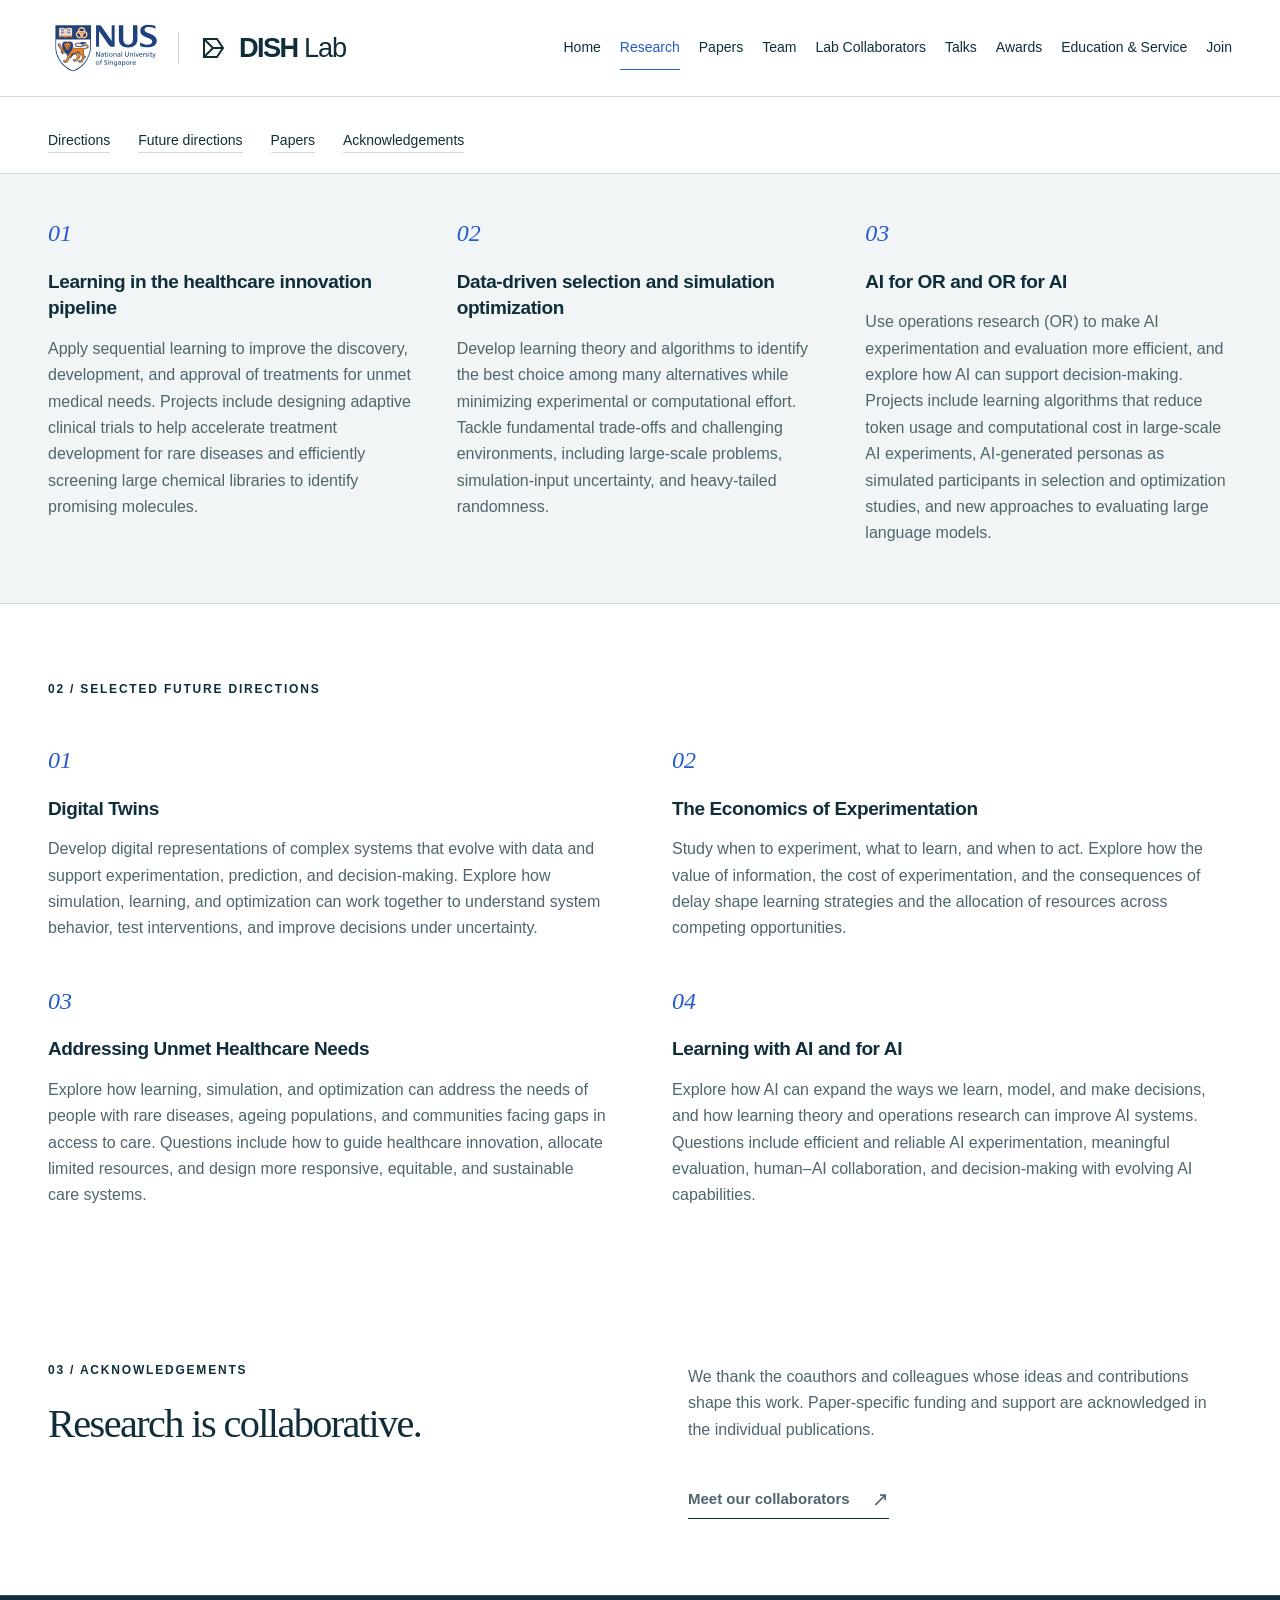
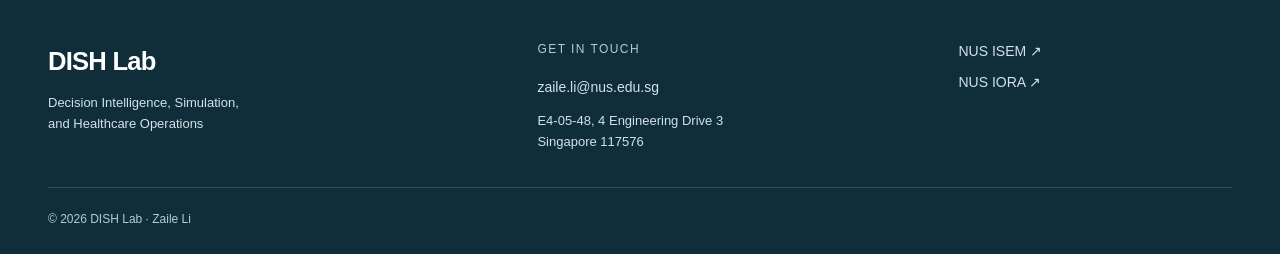
<file: research/index.html>
<!doctype html>
<html lang="en"><head><meta charset="utf-8"><meta name="viewport" content="width=device-width, initial-scale=1"><meta name="description" content="DISH current research directions, selected future directions, and acknowledgements."><meta name="theme-color" content="#102e3a"><title>Research — NUS DISH Lab</title><link rel="icon" type="image/svg+xml" href="../favicon.svg"><link rel="stylesheet" href="../styles.css?v=077e901bf4"><script src="../site.js?v=46723a2bd6" defer></script></head>
<body><a class="skip-link" href="#main">Skip to content</a><header class="site-header"><div class="shell header-inner">
    <div class="brand-lockup"><a class="nus-brand" href="https://www.nus.edu.sg/" aria-label="National University of Singapore"><img src="../assets/nus-logo.svg" width="1200" height="800" alt="NUS — National University of Singapore"></a>
    <a class="wordmark" href="../" aria-label="DISH Lab home"><svg viewBox="0 0 32 32" width="32" height="32" aria-hidden="true"><path d="M7 7H20L26 16 20 25H7Z M7 7 16 16 7 25M16 16H26" fill="none" stroke="currentColor" stroke-width="2"/></svg><span>DISH<span class="wordmark-lab"> Lab</span></span></a></div>
    <button class="menu-toggle" aria-expanded="false" aria-controls="primary-nav" hidden>Menu <span aria-hidden="true">☰</span></button>
    <nav class="main-nav" id="primary-nav" aria-label="Main navigation"><a href="../">Home</a><a href="../research/" aria-current="page">Research</a><a href="../papers/">Papers</a><a href="../team/">Team</a><a href="../collaborators/">Lab Collaborators</a><a href="../talks/">Talks</a><a href="../awards/">Awards</a><a href="../teaching/">Education &amp; Service</a><a href="../join/">Join</a></nav>
    </div></header><main id="main"><h1 class="visually-hidden">Research</h1><div class="shell page-jump academic-start" data-paper-redirect="../papers/" data-paper-ids="explore-confirm multiple-treatments response-adaptivity cost-calibrated greedy-selection ucb-exploration screening-virtually robust-ocba sequential-additivity best-extreme best-extreme-budget economics-selection-lookahead economics-selection economics-selection-journal asymptotically-optimal-budget-allocation input-modeling-agentic-simulation cost-efficient-llm-evaluation"><a href="#directions">Directions</a><a href="#future">Future directions</a><a href="../papers/">Papers</a><a href="#acknowledgements">Acknowledgements</a></div><section class="section-space research current-research" id="directions" aria-label="Current research directions"><div class="shell direction-grid current-directions"><article><span class="index-label">01</span><h2>Learning in the healthcare innovation pipeline</h2><p>Apply sequential learning to improve the discovery, development, and approval of treatments for unmet medical needs. Projects include designing adaptive clinical trials to help accelerate treatment development for rare diseases and efficiently screening large chemical libraries to identify promising molecules.</p></article><article><span class="index-label">02</span><h2>Data-driven selection and simulation optimization</h2><p>Develop learning theory and algorithms to identify the best choice among many alternatives while minimizing experimental or computational effort. Tackle fundamental trade-offs and challenging environments, including large-scale problems, simulation-input uncertainty, and heavy-tailed randomness.</p></article><article><span class="index-label">03</span><h2>AI for OR and OR for AI</h2><p>Use operations research (OR) to make AI experimentation and evaluation more efficient, and explore how AI can support decision-making. Projects include learning algorithms that reduce token usage and computational cost in large-scale AI experiments, AI-generated personas as simulated participants in selection and optimization studies, and new approaches to evaluating large language models.</p></article></div></section><section class="section-space shell" id="future"><h2 class="eyebrow section-label">02 / Selected Future Directions</h2><div class="direction-grid"><article><span class="index-label">01</span><h3>Digital Twins</h3><p>Develop digital representations of complex systems that evolve with data and support experimentation, prediction, and decision-making. Explore how simulation, learning, and optimization can work together to understand system behavior, test interventions, and improve decisions under uncertainty.</p></article><article><span class="index-label">02</span><h3>The Economics of Experimentation</h3><p>Study when to experiment, what to learn, and when to act. Explore how the value of information, the cost of experimentation, and the consequences of delay shape learning strategies and the allocation of resources across competing opportunities.</p></article><article><span class="index-label">03</span><h3>Addressing Unmet Healthcare Needs</h3><p>Explore how learning, simulation, and optimization can address the needs of people with rare diseases, ageing populations, and communities facing gaps in access to care. Questions include how to guide healthcare innovation, allocate limited resources, and design more responsive, equitable, and sustainable care systems.</p></article><article><span class="index-label">04</span><h3>Learning with AI and for AI</h3><p>Explore how AI can expand the ways we learn, model, and make decisions, and how learning theory and operations research can improve AI systems. Questions include efficient and reliable AI experimentation, meaningful evaluation, human–AI collaboration, and decision-making with evolving AI capabilities.</p></article></div></section><section class="section-space shell" id="acknowledgements"><div class="two-column"><div><p class="eyebrow">03 / Acknowledgements</p><h2>Research is collaborative.</h2></div><div class="prose"><p>We thank the coauthors and colleagues whose ideas and contributions shape this work. Paper-specific funding and support are acknowledged in the individual publications.</p><a class="text-link" href="../collaborators/">Meet our collaborators <span aria-hidden="true">↗</span></a></div></div></section></main><footer class="site-footer"><div class="shell footer-grid"><div><a class="footer-brand" href="../">DISH Lab</a><p>Decision Intelligence, Simulation,<br>and Healthcare Operations</p></div><div><p class="footer-label">Get in touch</p><a href="mailto:zaile.li@nus.edu.sg">zaile.li@nus.edu.sg</a><p>E4-05-48, 4 Engineering Drive 3<br>Singapore 117576</p></div><div class="footer-links"><a href="https://cde.nus.edu.sg/isem/">NUS ISEM <span aria-hidden="true">↗</span></a><a href="https://iora.nus.edu.sg/">NUS IORA <span aria-hidden="true">↗</span></a></div></div><div class="shell footer-bottom"><span>© 2026 DISH Lab · Zaile Li</span></div></footer></body></html>
</file>
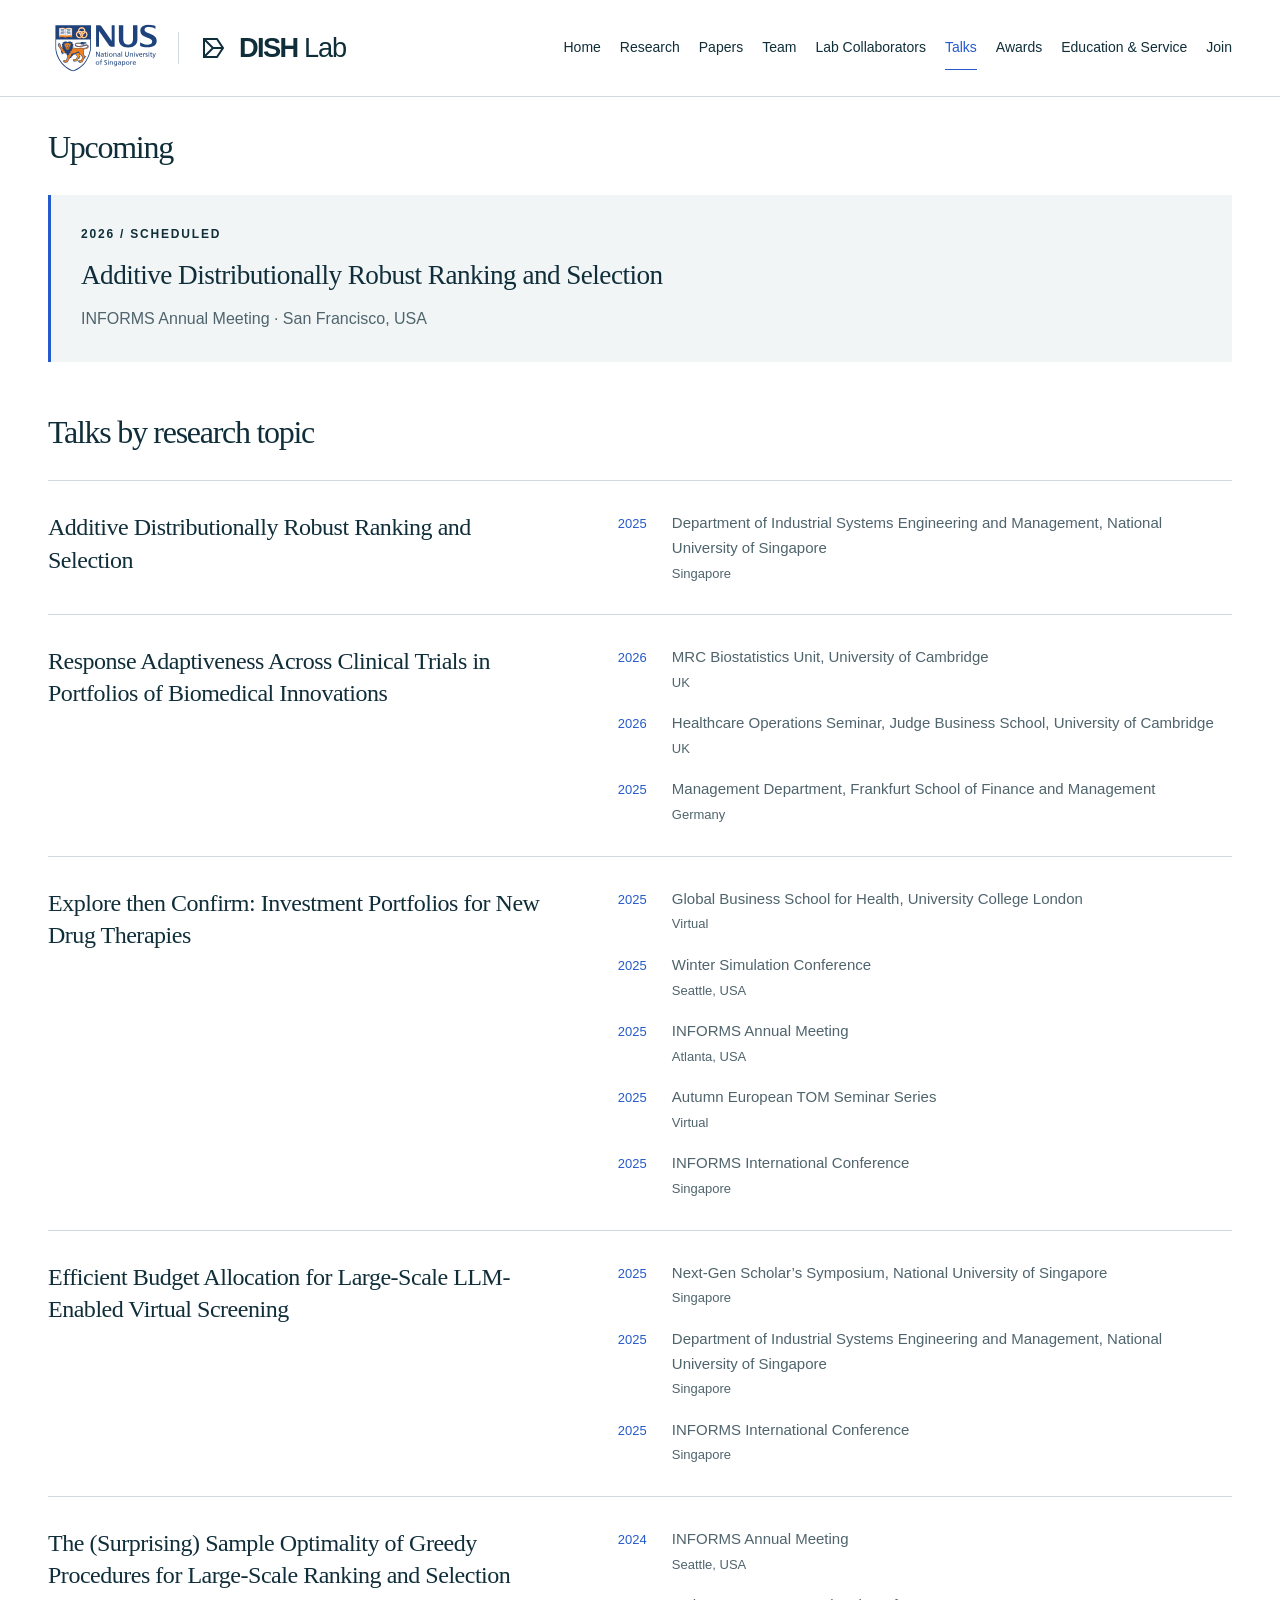
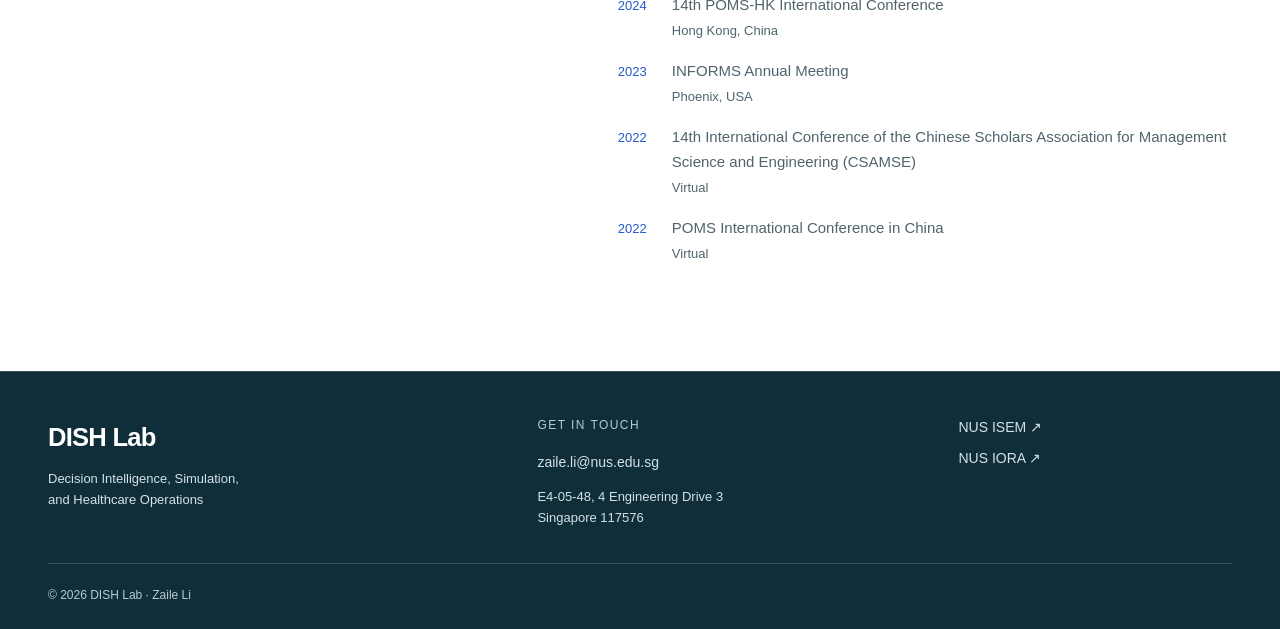
<file: talks/index.html>
<!doctype html>
<html lang="en"><head><meta charset="utf-8"><meta name="viewport" content="width=device-width, initial-scale=1"><meta name="description" content="Zaile Li’s upcoming and past research talks and presentations."><meta name="theme-color" content="#102e3a"><title>Talks &amp; Presentations — NUS DISH Lab</title><link rel="icon" type="image/svg+xml" href="../favicon.svg"><link rel="stylesheet" href="../styles.css?v=73e593c9b4"><script src="../site.js?v=46723a2bd6" defer></script></head>
<body><a class="skip-link" href="#main">Skip to content</a><header class="site-header"><div class="shell header-inner">
    <div class="brand-lockup"><a class="nus-brand" href="https://www.nus.edu.sg/" aria-label="National University of Singapore"><img src="../assets/nus-logo.svg" width="1200" height="800" alt="NUS — National University of Singapore"></a>
    <a class="wordmark" href="../" aria-label="DISH Lab home"><svg viewBox="0 0 32 32" width="32" height="32" aria-hidden="true"><path d="M7 7H20L26 16 20 25H7Z M7 7 16 16 7 25M16 16H26" fill="none" stroke="currentColor" stroke-width="2"/></svg><span>DISH<span class="wordmark-lab"> Lab</span></span></a></div>
    <button class="menu-toggle" aria-expanded="false" aria-controls="primary-nav" hidden>Menu <span aria-hidden="true">☰</span></button>
    <nav class="main-nav" id="primary-nav" aria-label="Main navigation"><a href="../">Home</a><a href="../research/">Research</a><a href="../papers/">Papers</a><a href="../team/">Team</a><a href="../collaborators/">Lab Collaborators</a><a href="../talks/" aria-current="page">Talks</a><a href="../awards/">Awards</a><a href="../teaching/">Education &amp; Service</a><a href="../join/">Join</a></nav>
    </div></header><main id="main"><h1 class="visually-hidden">Talks &amp; Presentations</h1><section class="shell academic-content academic-start"><h2 class="archive-heading">Upcoming</h2><article class="upcoming-talk"><p class="eyebrow">2026 / Scheduled</p><h3>Additive Distributionally Robust Ranking and Selection</h3><p>INFORMS Annual Meeting · San Francisco, USA</p></article><h2 class="archive-heading">Talks by research topic</h2><article class="talk-group"><h3>Additive Distributionally Robust Ranking and Selection</h3><ul><li><span class="talk-year">2025</span><div>Department of Industrial Systems Engineering and Management, National University of Singapore<span class="talk-location">Singapore</span></div></li></ul></article><article class="talk-group"><h3>Response Adaptiveness Across Clinical Trials in Portfolios of Biomedical Innovations</h3><ul><li><span class="talk-year">2026</span><div>MRC Biostatistics Unit, University of Cambridge<span class="talk-location">UK</span></div></li><li><span class="talk-year">2026</span><div>Healthcare Operations Seminar, Judge Business School, University of Cambridge<span class="talk-location">UK</span></div></li><li><span class="talk-year">2025</span><div>Management Department, Frankfurt School of Finance and Management<span class="talk-location">Germany</span></div></li></ul></article><article class="talk-group"><h3>Explore then Confirm: Investment Portfolios for New Drug Therapies</h3><ul><li><span class="talk-year">2025</span><div>Global Business School for Health, University College London<span class="talk-location">Virtual</span></div></li><li><span class="talk-year">2025</span><div>Winter Simulation Conference<span class="talk-location">Seattle, USA</span></div></li><li><span class="talk-year">2025</span><div>INFORMS Annual Meeting<span class="talk-location">Atlanta, USA</span></div></li><li><span class="talk-year">2025</span><div>Autumn European TOM Seminar Series<span class="talk-location">Virtual</span></div></li><li><span class="talk-year">2025</span><div>INFORMS International Conference<span class="talk-location">Singapore</span></div></li></ul></article><article class="talk-group"><h3>Efficient Budget Allocation for Large-Scale LLM-Enabled Virtual Screening</h3><ul><li><span class="talk-year">2025</span><div>Next-Gen Scholar’s Symposium, National University of Singapore<span class="talk-location">Singapore</span></div></li><li><span class="talk-year">2025</span><div>Department of Industrial Systems Engineering and Management, National University of Singapore<span class="talk-location">Singapore</span></div></li><li><span class="talk-year">2025</span><div>INFORMS International Conference<span class="talk-location">Singapore</span></div></li></ul></article><article class="talk-group"><h3>The (Surprising) Sample Optimality of Greedy Procedures for Large-Scale Ranking and Selection</h3><ul><li><span class="talk-year">2024</span><div>INFORMS Annual Meeting<span class="talk-location">Seattle, USA</span></div></li><li><span class="talk-year">2024</span><div>14th POMS-HK International Conference<span class="talk-location">Hong Kong, China</span></div></li><li><span class="talk-year">2023</span><div>INFORMS Annual Meeting<span class="talk-location">Phoenix, USA</span></div></li><li><span class="talk-year">2022</span><div>14th International Conference of the Chinese Scholars Association for Management Science and Engineering (CSAMSE)<span class="talk-location">Virtual</span></div></li><li><span class="talk-year">2022</span><div>POMS International Conference in China<span class="talk-location">Virtual</span></div></li></ul></article></section></main><footer class="site-footer"><div class="shell footer-grid"><div><a class="footer-brand" href="../">DISH Lab</a><p>Decision Intelligence, Simulation,<br>and Healthcare Operations</p></div><div><p class="footer-label">Get in touch</p><a href="mailto:zaile.li@nus.edu.sg">zaile.li@nus.edu.sg</a><p>E4-05-48, 4 Engineering Drive 3<br>Singapore 117576</p></div><div class="footer-links"><a href="https://cde.nus.edu.sg/isem/">NUS ISEM <span aria-hidden="true">↗</span></a><a href="https://iora.nus.edu.sg/">NUS IORA <span aria-hidden="true">↗</span></a></div></div><div class="shell footer-bottom"><span>© 2026 DISH Lab · Zaile Li</span></div></footer></body></html>
</file>
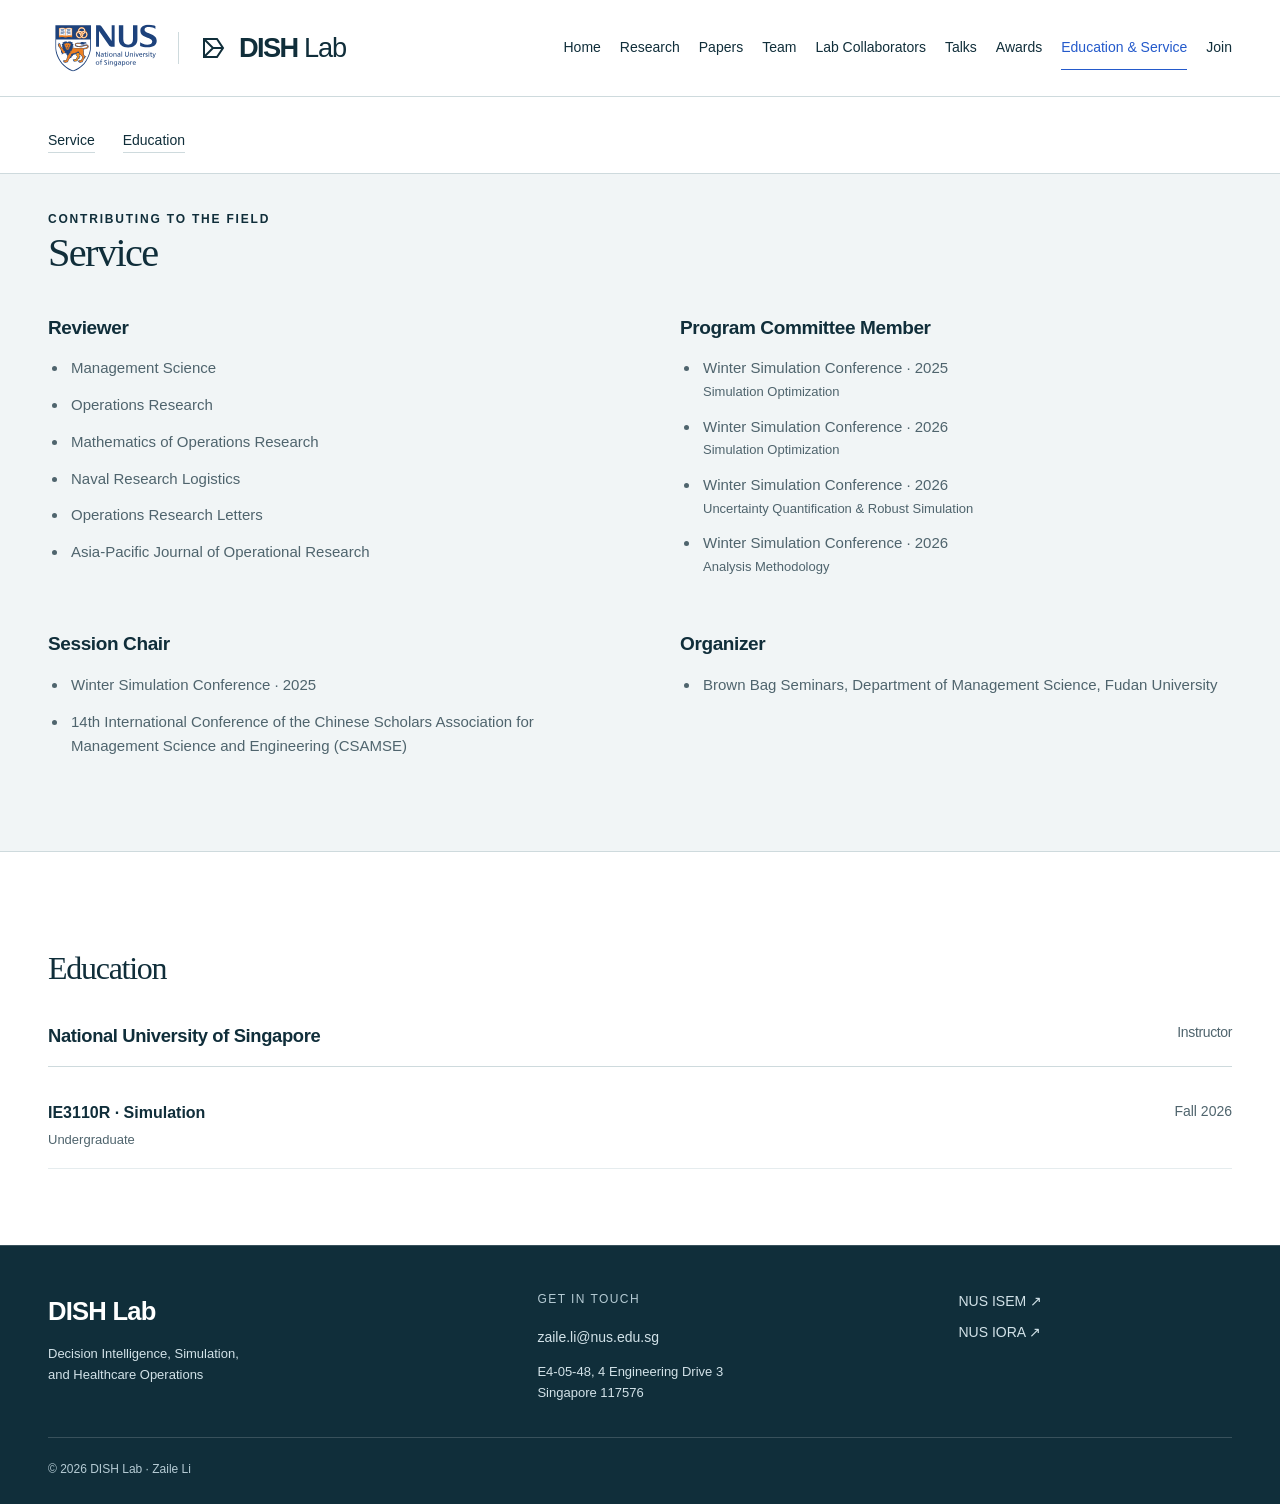
<file: teaching/index.html>
<!doctype html>
<html lang="en"><head><meta charset="utf-8"><meta name="viewport" content="width=device-width, initial-scale=1"><meta name="description" content="Zaile Li’s academic service and courses at NUS."><meta name="theme-color" content="#102e3a"><title>Education &amp; Service — NUS DISH Lab</title><link rel="icon" type="image/svg+xml" href="../favicon.svg"><link rel="stylesheet" href="../styles.css?v=73e593c9b4"><script src="../site.js?v=46723a2bd6" defer></script></head>
<body><a class="skip-link" href="#main">Skip to content</a><header class="site-header"><div class="shell header-inner">
    <div class="brand-lockup"><a class="nus-brand" href="https://www.nus.edu.sg/" aria-label="National University of Singapore"><img src="../assets/nus-logo.svg" width="1200" height="800" alt="NUS — National University of Singapore"></a>
    <a class="wordmark" href="../" aria-label="DISH Lab home"><svg viewBox="0 0 32 32" width="32" height="32" aria-hidden="true"><path d="M7 7H20L26 16 20 25H7Z M7 7 16 16 7 25M16 16H26" fill="none" stroke="currentColor" stroke-width="2"/></svg><span>DISH<span class="wordmark-lab"> Lab</span></span></a></div>
    <button class="menu-toggle" aria-expanded="false" aria-controls="primary-nav" hidden>Menu <span aria-hidden="true">☰</span></button>
    <nav class="main-nav" id="primary-nav" aria-label="Main navigation"><a href="../">Home</a><a href="../research/">Research</a><a href="../papers/">Papers</a><a href="../team/">Team</a><a href="../collaborators/">Lab Collaborators</a><a href="../talks/">Talks</a><a href="../awards/">Awards</a><a href="../teaching/" aria-current="page">Education &amp; Service</a><a href="../join/">Join</a></nav>
    </div></header><main id="main"><h1 class="visually-hidden">Education &amp; Service</h1><div class="shell page-jump academic-start"><a href="#service">Service</a><a href="#teaching">Education</a></div><section class="research section-space academic-service" id="service"><div class="shell"><p class="eyebrow">Contributing to the field</p><h2>Service</h2><div class="service-grid"><article><h3>Reviewer</h3><ul class="service-list"><li>Management Science</li><li>Operations Research</li><li>Mathematics of Operations Research</li><li>Naval Research Logistics</li><li>Operations Research Letters</li><li>Asia-Pacific Journal of Operational Research</li></ul></article><article><h3>Program Committee Member</h3><ul class="service-list"><li>Winter Simulation Conference · 2025<span>Simulation Optimization</span></li><li>Winter Simulation Conference · 2026<span>Simulation Optimization</span></li><li>Winter Simulation Conference · 2026<span>Uncertainty Quantification &amp; Robust Simulation</span></li><li>Winter Simulation Conference · 2026<span>Analysis Methodology</span></li></ul></article><article><h3>Session Chair</h3><ul class="service-list"><li>Winter Simulation Conference · 2025</li><li>14th International Conference of the Chinese Scholars Association for Management Science and Engineering (CSAMSE)</li></ul></article><article><h3>Organizer</h3><ul class="service-list"><li>Brown Bag Seminars, Department of Management Science, Fudan University</li></ul></article></div></div></section><section class="shell section-space academic-content" id="teaching"><h2 class="archive-heading">Education</h2><h3 class="institution-heading">National University of Singapore<span>Instructor</span></h3><div class="course-list"><article class="course-row"><div><h4>IE3110R · Simulation</h4><p>Undergraduate</p></div><span>Fall 2026</span></article></div></section></main><footer class="site-footer"><div class="shell footer-grid"><div><a class="footer-brand" href="../">DISH Lab</a><p>Decision Intelligence, Simulation,<br>and Healthcare Operations</p></div><div><p class="footer-label">Get in touch</p><a href="mailto:zaile.li@nus.edu.sg">zaile.li@nus.edu.sg</a><p>E4-05-48, 4 Engineering Drive 3<br>Singapore 117576</p></div><div class="footer-links"><a href="https://cde.nus.edu.sg/isem/">NUS ISEM <span aria-hidden="true">↗</span></a><a href="https://iora.nus.edu.sg/">NUS IORA <span aria-hidden="true">↗</span></a></div></div><div class="shell footer-bottom"><span>© 2026 DISH Lab · Zaile Li</span></div></footer></body></html>
</file>
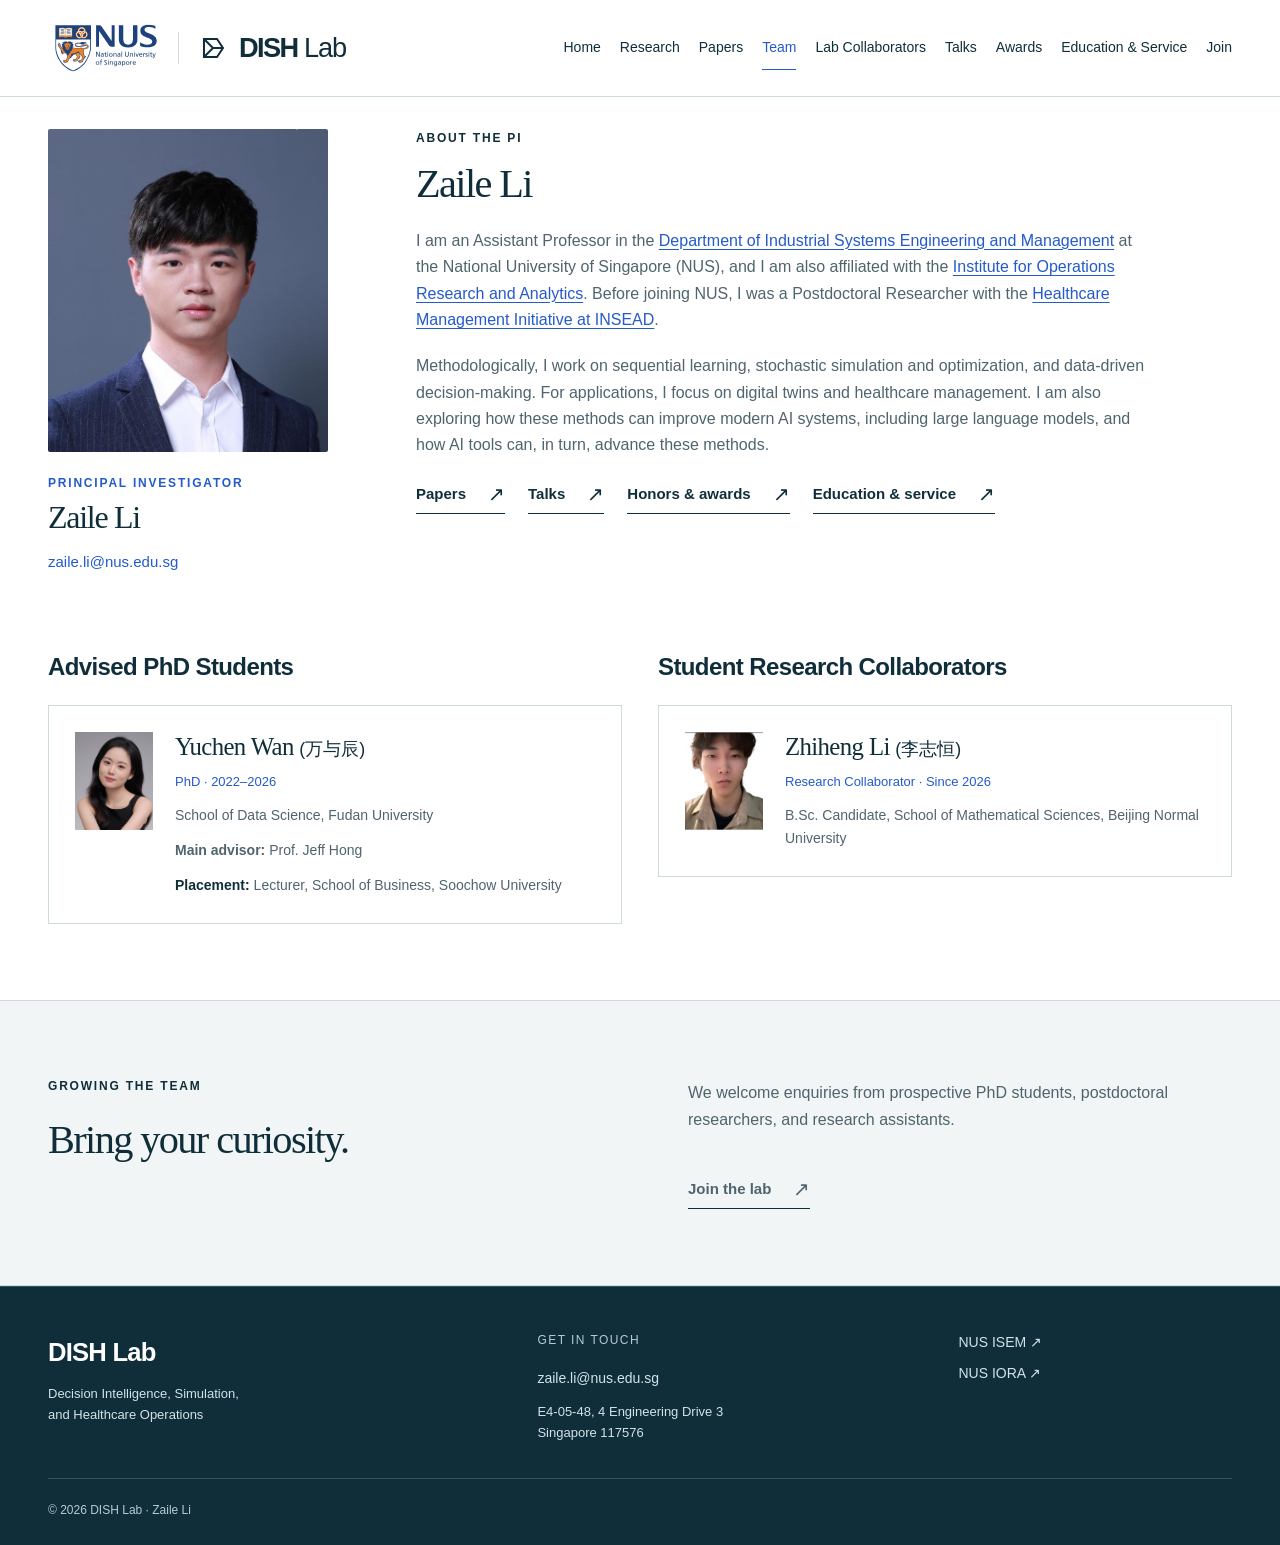
<file: team/index.html>
<!doctype html>
<html lang="en"><head><meta charset="utf-8"><meta name="viewport" content="width=device-width, initial-scale=1"><meta name="description" content="Meet Zaile Li, the PhD students he has advised, and student research collaborators."><meta name="theme-color" content="#102e3a"><title>Team — NUS DISH Lab</title><link rel="icon" type="image/svg+xml" href="../favicon.svg"><link rel="stylesheet" href="../styles.css?v=077e901bf4"><script src="../site.js?v=46723a2bd6" defer></script></head>
<body><a class="skip-link" href="#main">Skip to content</a><header class="site-header"><div class="shell header-inner">
    <div class="brand-lockup"><a class="nus-brand" href="https://www.nus.edu.sg/" aria-label="National University of Singapore"><img src="../assets/nus-logo.svg" width="1200" height="800" alt="NUS — National University of Singapore"></a>
    <a class="wordmark" href="../" aria-label="DISH Lab home"><svg viewBox="0 0 32 32" width="32" height="32" aria-hidden="true"><path d="M7 7H20L26 16 20 25H7Z M7 7 16 16 7 25M16 16H26" fill="none" stroke="currentColor" stroke-width="2"/></svg><span>DISH<span class="wordmark-lab"> Lab</span></span></a></div>
    <button class="menu-toggle" aria-expanded="false" aria-controls="primary-nav" hidden>Menu <span aria-hidden="true">☰</span></button>
    <nav class="main-nav" id="primary-nav" aria-label="Main navigation"><a href="../">Home</a><a href="../research/">Research</a><a href="../papers/">Papers</a><a href="../team/" aria-current="page">Team</a><a href="../collaborators/">Lab Collaborators</a><a href="../talks/">Talks</a><a href="../awards/">Awards</a><a href="../teaching/">Education &amp; Service</a><a href="../join/">Join</a></nav>
    </div></header><main id="main"><h1 class="visually-hidden">Team</h1><section class="shell profile-section" id="zaile-li"><div class="profile-photo"><img src="../assets/zaile-li.jpg" width="590" height="681" alt="Zaile Li"/><p class="eyebrow">Principal investigator</p><h2>Zaile Li</h2><a href="mailto:zaile.li@nus.edu.sg">zaile.li@nus.edu.sg</a></div><div class="profile-copy"><p class="eyebrow">About the PI</p><h2>Zaile Li</h2><p>I am an Assistant Professor in the <a href="https://cde.nus.edu.sg/isem/">Department of Industrial Systems Engineering and Management</a> at the National University of Singapore (NUS), and I am also affiliated with the <a href="https://iora.nus.edu.sg/">Institute for Operations Research and Analytics</a>. Before joining NUS, I was a Postdoctoral Researcher with the <a href="https://www.insead.edu/healthcare-management-initiative">Healthcare Management Initiative at INSEAD</a>.</p><p>Methodologically, I work on sequential learning, stochastic simulation and optimization, and data-driven decision-making. For applications, I focus on digital twins and healthcare management. I am also exploring how these methods can improve modern AI systems, including large language models, and how AI tools can, in turn, advance these methods.</p><div class="profile-links"><a class="text-link" href="../papers/">Papers <span aria-hidden="true">↗</span></a><a class="text-link" href="../talks/">Talks <span aria-hidden="true">↗</span></a><a class="text-link" href="../awards/">Honors & awards <span aria-hidden="true">↗</span></a><a class="text-link" href="../teaching/">Education & service <span aria-hidden="true">↗</span></a></div></div></section><div class="shell team-roster"><section class="member-group" aria-labelledby="phd-students-heading"><h2 id="phd-students-heading">Advised PhD Students</h2><div class="member-list"><article class="member-card" id="yuchen-wan"><img class="member-photo" src="../assets/yuchen-wan.png" alt="Yuchen Wan" loading="lazy" width="78" height="98"><div class="member-copy"><h3>Yuchen Wan <span class="name-zh" lang="zh-Hans">(万与辰)</span></h3><p class="member-role">PhD <span aria-hidden="true">·</span> 2022–2026</p><p class="member-affiliation">School of Data Science, Fudan University</p><p class="member-affiliation"><strong>Main advisor:</strong> Prof. Jeff Hong</p><p class="member-placement"><strong>Placement:</strong> Lecturer, School of Business, Soochow University</p></div></article></div></section><section class="member-group" aria-labelledby="student-research-collaborators-heading"><h2 id="student-research-collaborators-heading">Student Research Collaborators</h2><div class="member-list"><article class="member-card" id="zhiheng-li"><img class="member-photo" src="../assets/zhiheng-li.png" alt="Zhiheng Li" loading="lazy" width="78" height="98"><div class="member-copy"><h3>Zhiheng Li <span class="name-zh" lang="zh-Hans">(李志恒)</span></h3><p class="member-role">Research Collaborator <span aria-hidden="true">·</span> Since 2026</p><p class="member-affiliation">B.Sc. Candidate, School of Mathematical Sciences, Beijing Normal University</p></div></article></div></section></div><section class="section-space research"><div class="shell two-column"><div><p class="eyebrow">Growing the team</p><h2>Bring your curiosity.</h2></div><div class="prose"><p>We welcome enquiries from prospective PhD students, postdoctoral researchers, and research assistants.</p><a class="text-link" href="../join/">Join the lab <span aria-hidden="true">↗</span></a></div></div></section></main><footer class="site-footer"><div class="shell footer-grid"><div><a class="footer-brand" href="../">DISH Lab</a><p>Decision Intelligence, Simulation,<br>and Healthcare Operations</p></div><div><p class="footer-label">Get in touch</p><a href="mailto:zaile.li@nus.edu.sg">zaile.li@nus.edu.sg</a><p>E4-05-48, 4 Engineering Drive 3<br>Singapore 117576</p></div><div class="footer-links"><a href="https://cde.nus.edu.sg/isem/">NUS ISEM <span aria-hidden="true">↗</span></a><a href="https://iora.nus.edu.sg/">NUS IORA <span aria-hidden="true">↗</span></a></div></div><div class="shell footer-bottom"><span>© 2026 DISH Lab · Zaile Li</span></div></footer></body></html>
</file>
<file: styles.css>
@charset "UTF-8";
:root{--ink:#102e3a;--muted:#4f646d;--paper:#fff;--wash:#f1f5f6;--line:#cedadd;--blue:#245acb;--accent:#daef9e;--serif:Georgia,"Times New Roman",serif;--sans:Inter,"Helvetica Neue",Arial,sans-serif}
*{box-sizing:border-box}html{scroll-behavior:smooth;scroll-padding-top:2rem}body{margin:0;color:var(--ink);background:var(--paper);font-family:var(--sans);font-size:1rem;line-height:1.65;-webkit-font-smoothing:antialiased}a{color:inherit;text-decoration:none}a:hover{color:var(--blue)}a:focus-visible,button:focus-visible{outline:3px solid var(--blue);outline-offset:5px;border-radius:2px}p,h1,h2,h3,h4,figure{margin:0}img{max-width:100%;display:block}button{font:inherit}svg{max-width:100%}.shell{width:min(1240px,calc(100% - 96px));margin-inline:auto}.skip-link{position:absolute;top:-100px;left:24px;padding:12px 20px;background:var(--ink);color:white;z-index:20}.skip-link:focus{top:12px}.site-header{border-bottom:1px solid var(--line);position:relative;z-index:10}.header-inner{min-height:96px;display:flex;align-items:center;justify-content:space-between;gap:28px}.wordmark{display:flex;align-items:center;gap:10px;font-size:1.7rem;font-weight:750;letter-spacing:-.06em;line-height:1.2;flex-shrink:0}.wordmark-lab{font-weight:400;letter-spacing:-.04em}.main-nav{display:flex;align-items:center;gap:19px;font-size:.875rem}.main-nav>a{white-space:nowrap;padding-block:10px;border-bottom:1px solid transparent}.main-nav>a[aria-current="page"],.main-nav>a:hover{border-color:var(--blue);color:var(--blue)}.menu-toggle{border:1px solid var(--line);background:white;border-radius:2px;padding:8px 14px;cursor:pointer;align-items:center;gap:16px}.menu-toggle:not([hidden]){display:none}
.eyebrow{font-size:.75rem;text-transform:uppercase;letter-spacing:.15em;font-weight:650;line-height:1.6}.short-rule{width:25px;height:2px;background:var(--blue)}h1{font-family:var(--serif);font-size:clamp(2.6rem,4.2vw,3.85rem);font-weight:400;line-height:1.13;letter-spacing:-.052em}h1 em,h2 em{font-weight:400;color:var(--blue)}h2{font-family:var(--serif);font-size:clamp(2rem,3.15vw,2.8rem);font-weight:400;line-height:1.18;letter-spacing:-.04em}h3{font-size:1.1875rem;line-height:1.4;font-weight:600;letter-spacing:-.02em}h4{font-size:1rem;font-weight:600}
.section-space{padding-block:76px}.research{background:var(--wash);border-block:1px solid var(--line)}.section-heading{display:grid;grid-template-columns:1fr 1fr;gap:20px 72px;align-items:end}.section-heading>.eyebrow{grid-column:1/-1}.section-heading>p:last-child{max-width:490px;justify-self:end;color:var(--muted);font-size:1.0625rem;line-height:1.65;padding-bottom:3px}.section-heading>.text-link{justify-self:end;align-self:end;margin:0}.research-grid{display:grid;grid-template-columns:repeat(3,minmax(0,1fr));gap:34px;margin-top:48px}.research-area{border-top:1px solid #9cb0b8;padding-top:20px}.area-index{display:flex;justify-content:space-between;align-items:center;margin-bottom:24px}.area-index span:first-child{font-size:1.1875rem;font-family:var(--serif);font-style:italic;color:var(--blue)}.area-index span:last-child{font-size:.75rem;color:var(--muted)}.research-area h3{margin-bottom:13px;min-height:1.4em}.research-area>p{color:var(--muted);font-size:1rem;line-height:1.75}.research-area .area-topics{margin-top:24px;font-size:.875rem;color:var(--ink)}.section-end{margin-top:32px}.text-link{display:inline-flex;align-items:center;gap:22px;margin-top:26px;font-weight:550;border-bottom:1px solid var(--ink);padding-bottom:6px;font-size:.9375rem}.text-link span{font-size:1.25rem;line-height:1}.text-link:hover{border-color:var(--blue)}.inline-link{display:inline-flex;gap:9px;font-size:.875rem;color:var(--blue);border-bottom:1px solid transparent}.inline-link:hover{border-color:var(--blue)}.work-grid{display:grid;grid-template-columns:repeat(3,minmax(0,1fr));gap:28px;margin-top:44px}.work-card{border:1px solid var(--line);display:flex;flex-direction:column}.work-visual{height:220px;padding:18px 18px 2px;background:#eef3f8;color:#265073}.visual-1{background:#edf3ed;color:#355344}.visual-2{background:#f0f1f6;color:#545976}.visual-caption{font-size:.625rem;letter-spacing:.13em;font-weight:600;display:block}.work-visual svg{width:100%;height:170px;font-family:var(--sans)}.work-body{padding:25px;display:flex;flex-direction:column;align-items:flex-start;flex:1}.card-meta{font-size:.75rem;line-height:1.6;color:var(--muted);margin-bottom:12px}.work-card h3{font-family:var(--serif);font-size:1.55rem;line-height:1.2;letter-spacing:-.025em;margin-bottom:14px}.work-body>p:not(.card-meta){font-size:.9375rem;line-height:1.75;color:var(--muted);margin-bottom:20px}.work-body .text-link{margin-top:auto}.news-home{border-top:1px solid var(--line)}.news-list{margin-top:38px}.news-row{display:grid;grid-template-columns:135px 1fr 25px;gap:28px;padding:26px 0;border-top:1px solid var(--line);align-items:start}.news-date{font-size:.875rem;line-height:1.6;color:var(--ink)}.news-date span{display:block;font-size:.75rem;color:var(--muted);margin-top:6px}.news-row h3{margin-bottom:6px;font-size:1.125rem}.news-row p{font-size:.9375rem;color:var(--muted);max-width:780px}.row-arrow{font-size:1.4rem}.join-band{background:var(--ink);color:white}.join-grid,.two-column{display:grid;grid-template-columns:1fr 1fr;gap:96px}.join-band h2{margin-top:20px}.join-band h2 em{color:var(--accent)}.join-band .join-grid>div:last-child>p:first-child{font-size:1.125rem;line-height:1.7;color:#d6e3e8}.button-row{display:flex;flex-wrap:wrap;gap:22px;align-items:center;margin-top:26px}.button{display:inline-flex;align-items:center;justify-content:center;gap:24px;padding:12px 20px;background:var(--ink);border:1px solid var(--ink);color:white;font-size:.9375rem;font-weight:550;border-radius:2px}.button:hover{background:var(--blue);border-color:var(--blue);color:white}.button-light{background:var(--accent);border-color:var(--accent);color:var(--ink)}.button-light:hover{background:white;border-color:white;color:var(--ink)}.light-link{display:inline-flex;gap:12px;border-bottom:1px solid #77929e;padding-block:5px;font-size:.9375rem}.light-link:hover{color:var(--accent)}.small-note{font-size:.8125rem!important;line-height:1.7!important;color:var(--muted);margin-top:20px}.join-band .small-note{color:#c0d1d8}.join-band a:focus-visible{outline-color:var(--accent)}
.site-footer{background:var(--ink);color:#d2e2e8;border-top:1px solid #38515b;padding:44px 0 24px}.footer-grid{display:grid;grid-template-columns:1.3fr 1.1fr .8fr;gap:45px}.footer-brand{font-size:1.6rem;font-weight:650;letter-spacing:-.03em;color:white}.site-footer p{font-size:.8125rem;margin-top:10px}.site-footer .footer-label{font-size:.75rem;text-transform:uppercase;letter-spacing:.12em;margin:0 0 14px;color:#b5cbd4}.site-footer a{font-size:.875rem}.site-footer .footer-brand{font-size:1.6rem}.site-footer a:hover{color:var(--accent)}.footer-links{display:flex;flex-direction:column;gap:8px}.footer-bottom{border-top:1px solid #38515b;padding-top:22px;margin-top:34px;display:flex;justify-content:space-between;gap:20px;font-size:.75rem;color:#b5cbd4}.site-footer a:focus-visible{outline-color:var(--accent)}
.page-intro{padding-top:68px;padding-bottom:55px}.page-intro .eyebrow{margin-bottom:22px;color:var(--blue)}.page-description{font-size:1.125rem;color:var(--muted);max-width:730px;margin-top:26px;line-height:1.75}.page-jump{display:flex;flex-wrap:wrap;gap:16px 28px;padding-bottom:28px;font-size:.875rem}.page-jump a{border-bottom:1px solid var(--line)}.page-jump a:hover{border-color:var(--blue)}.direction-grid{display:grid;grid-template-columns:repeat(3,minmax(0,1fr));gap:42px;margin-top:42px}.direction-grid h3{margin-bottom:14px}.direction-grid p{color:var(--muted)}.index-label{display:block;font-family:var(--serif);font-size:1.5rem;font-style:italic;color:var(--blue);margin-bottom:15px}.publications-section{background:var(--wash);border-block:1px solid var(--line)}.list-heading{margin-top:48px;margin-bottom:20px;font-size:1.1875rem}.publication{padding:28px 0;border-top:1px solid var(--line);scroll-margin-top:30px;max-width:1000px}.publication h3{font-family:var(--serif);font-size:1.5rem;font-weight:400;line-height:1.35;max-width:950px;margin-top:10px}.pub-meta{display:flex;align-items:center;gap:13px;color:var(--muted);font-size:.8125rem}.status{font-size:.6875rem;letter-spacing:.055em;text-transform:uppercase;border:1px solid #b9cbd0;border-radius:2px;padding:2px 7px;color:var(--ink)}.authors{margin-top:10px;color:var(--muted);font-size:.9375rem}.authors strong{font-weight:600;color:var(--ink)}.venue{margin-top:4px;color:var(--muted);font-size:.875rem}.pub-links{display:flex;gap:22px;margin-top:10px}.two-column>.prose{padding-top:3px}.two-column h2{margin-top:20px}.two-column>h2{margin-top:0}.prose p{margin-bottom:18px}.prose p:last-child{margin-bottom:0}.prose{color:var(--muted)}.prose a:not(.button):not(.text-link){color:var(--blue);text-decoration:underline;text-underline-offset:3px}.plain-list{padding-left:21px;margin:16px 0 28px}.plain-list li{padding-left:4px;margin-bottom:10px}
.profile-section{display:grid;grid-template-columns:280px 1fr;gap:88px;padding-top:32px;padding-bottom:76px}.profile-photo img{width:280px;height:323px;object-fit:cover;border-radius:2px}.profile-photo .eyebrow{margin-top:22px;color:var(--blue)}.profile-photo h2{font-size:2rem;margin:6px 0 12px}.profile-photo>a{font-size:.9375rem;color:var(--blue)}.profile-copy{padding-top:0;max-width:730px}.profile-copy h2{margin-top:12px}.profile-copy p:not(.eyebrow){margin-top:20px;color:var(--muted)}.profile-copy .profile-role{color:var(--ink)!important;font-weight:550}.profile-copy p a{color:var(--blue);text-decoration:underline;text-underline-offset:3px}.profile-topics{display:flex;flex-wrap:wrap;gap:9px;margin-top:27px}.profile-topics span{background:var(--wash);border:1px solid var(--line);font-size:.75rem;padding:4px 9px}.profile-links{display:flex;flex-wrap:wrap;gap:8px 23px}.profile-links .text-link{margin-top:23px}.collaborator-grid{display:grid;grid-template-columns:repeat(2,minmax(0,1fr));gap:35px}.collaborator-card{border:1px solid var(--line);display:grid;grid-template-columns:170px minmax(0,1fr);align-items:start}.collaborator-card>img,.portrait-monogram{width:170px;height:205px;object-fit:cover;object-position:50% 24%}.portrait-monogram{display:grid;place-items:center;background:var(--wash);font-family:var(--serif);font-size:3.5rem;font-style:italic;color:var(--blue)}.collaborator-body{padding:24px}.collaborator-body .eyebrow{font-size:.625rem;letter-spacing:.08em;color:var(--blue);margin-bottom:9px}.collaborator-body h2{font-size:1.5rem;letter-spacing:-.025em}.collaborator-body p:not(.eyebrow){font-size:.875rem;color:var(--muted);margin-top:14px}.collaborator-body .collaborator-title{font-size:.75rem!important;margin-top:9px!important}.collaborator-body .profile-links{margin-top:18px}.news-archive{padding-bottom:70px}.news-archive .news-list{margin-top:0}.opportunity-grid{display:grid;grid-template-columns:1fr 1fr;gap:38px;padding-bottom:72px}.opportunity-grid article{border:1px solid var(--line);padding:36px}.opportunity-grid .eyebrow{color:var(--blue);margin-bottom:23px}.opportunity-grid h2{font-size:2.3rem}.opportunity-grid p:last-child{color:var(--muted);margin-top:23px}.academic-content{padding-bottom:76px}.archive-heading{font-size:2rem;margin-bottom:28px;margin-top:22px}.upcoming-talk{padding:30px;background:var(--wash);border-left:3px solid var(--blue);margin-bottom:52px}.upcoming-talk h3{margin:12px 0;font-family:var(--serif);font-size:1.7rem;font-weight:400}.upcoming-talk p:last-child{color:var(--muted)}.talk-group{display:grid;grid-template-columns:1fr 1.2fr;gap:58px;border-top:1px solid var(--line);padding:30px 0}.talk-group h3{font-family:var(--serif);font-size:1.5rem;font-weight:400;line-height:1.35}.talk-group ul{margin:0;padding:0;list-style:none}.talk-group li{display:flex;gap:18px;margin-bottom:18px;color:var(--muted);font-size:.9375rem}.talk-group li:last-child{margin-bottom:0}.talk-year{font-size:.8125rem;min-width:36px;color:var(--blue);padding-top:2px}.talk-location{display:block;font-size:.8125rem;margin-top:2px}.award-row{display:grid;grid-template-columns:140px 1fr;gap:50px;border-top:1px solid var(--line);padding:30px 0}.award-year{font-family:var(--serif);font-size:1.6rem;color:var(--blue);line-height:1.4}.award-row h2{font-family:var(--sans);font-size:1.2rem;letter-spacing:-.02em;line-height:1.5;font-weight:550}.award-row p{color:var(--muted);margin-top:7px}.award-row .award-note{font-size:.875rem}.institution-heading{display:flex;justify-content:space-between;gap:20px;margin:35px 0 15px;padding-bottom:17px;border-bottom:1px solid var(--line);font-size:1.15rem}.institution-heading span{font-size:.875rem;font-weight:400;color:var(--muted)}.course-row{display:flex;align-items:start;justify-content:space-between;gap:35px;padding:18px 0;border-bottom:1px solid #e5ecee}.course-row p{font-size:.8125rem;color:var(--muted);margin-top:3px}.course-row>span{font-size:.875rem;color:var(--muted);text-align:right}.service-grid{display:grid;grid-template-columns:1fr 1fr;gap:38px 80px;margin-top:38px}.service-list{padding-left:20px;color:var(--muted);margin-top:15px}.service-list li{margin-bottom:12px;padding-left:3px;font-size:.9375rem}.service-list span{display:block;font-size:.8125rem}
@media(min-width:1440px){h1{font-size:4rem}}
@media(max-width:1120px){.main-nav{gap:16px;font-size:.8125rem}.shell{width:calc(100% - 64px)}.work-body{padding:22px}.collaborator-card{grid-template-columns:130px 1fr}.collaborator-card>img,.portrait-monogram{width:130px;height:170px}.collaborator-body{padding:20px}}
@media(max-width:1000px){.header-inner{flex-wrap:wrap;padding-block:22px;min-height:82px;gap:18px}.menu-toggle:not([hidden]){display:inline-flex}.main-nav{flex-basis:100%;flex-wrap:wrap;gap:12px 25px;font-size:.9375rem;padding-top:10px}.js .main-nav{display:none}.js .menu-open .main-nav{display:flex}.section-heading{gap:20px 42px}.research-grid{gap:26px}.research-area h3{font-size:1.1rem}.work-grid{gap:20px}.work-visual{padding-inline:12px;height:195px}.work-visual svg{height:148px}.work-body{padding:20px}.work-card h3{font-size:1.4rem}.join-grid,.two-column{gap:50px}.collaborator-grid{gap:24px}.collaborator-card{display:block}.collaborator-card>img,.portrait-monogram{width:100%;height:230px;object-fit:cover;object-position:50% 25%}.collaborator-body{padding:26px}.profile-section{gap:50px;grid-template-columns:240px 1fr}.profile-photo img{width:240px;height:277px}.direction-grid{gap:30px}}
@media(max-width:760px){h1{font-size:clamp(2.6rem,7.2vw,3.6rem)}.section-space{padding-block:54px}.section-heading{grid-template-columns:1fr;gap:18px}.section-heading>p:last-child{justify-self:start;max-width:570px;font-size:1rem}.section-heading>.text-link{justify-self:start;margin-top:4px}.research-grid{grid-template-columns:1fr;gap:28px;margin-top:35px}.research-area{display:grid;grid-template-columns:1fr 1.6fr;gap:0 25px}.area-index{grid-column:1/-1;margin-bottom:15px}.research-area h3{font-size:1.1875rem}.research-area .area-topics{grid-column:2;margin-top:13px}.section-end{margin-top:8px}.work-grid{grid-template-columns:1fr;gap:25px}.work-card{display:grid;grid-template-columns:1fr 1.3fr}.work-visual{height:100%;min-height:235px;display:flex;flex-direction:column;justify-content:center;padding:20px}.work-visual svg{height:150px}.visual-caption{margin-bottom:8px}.work-body{padding:25px}.news-row{grid-template-columns:95px 1fr 20px;gap:18px}.join-grid,.two-column{grid-template-columns:1fr;gap:30px}.join-band .join-grid>div:last-child>p:first-child{font-size:1rem}.footer-grid{grid-template-columns:1fr 1fr;gap:30px}.footer-links{grid-column:1/-1;flex-direction:row;flex-wrap:wrap;gap:15px 25px}.footer-bottom{font-size:.6875rem}.direction-grid{grid-template-columns:1fr;gap:28px;margin-top:30px}.direction-grid article{border-top:1px solid var(--line);padding-top:20px}.page-intro{padding-top:44px;padding-bottom:38px}.page-description{font-size:1rem}.page-jump{font-size:.8125rem}.profile-section{grid-template-columns:1fr;gap:38px;padding-top:24px}.profile-photo{max-width:300px}.profile-photo img{width:220px;height:254px}.profile-copy{max-width:650px}.profile-copy>h2{display:none}.profile-copy .profile-role{margin-top:12px!important}.collaborator-grid{gap:25px}.collaborator-card>img,.portrait-monogram{height:200px}.collaborator-body{padding:20px}.collaborator-body h2{font-size:1.4rem}.opportunity-grid{grid-template-columns:1fr;gap:25px}.opportunity-grid article{padding:28px}.opportunity-grid h2 br{display:none}.opportunity-grid h2{font-size:2rem}.talk-group{grid-template-columns:1fr;gap:22px;padding-block:25px}.award-row{grid-template-columns:100px 1fr;gap:20px}.award-year{font-size:1.3rem}.service-grid{gap:25px;grid-template-columns:1fr}.institution-heading{flex-direction:column;gap:5px}.course-row{gap:20px}.course-row>span{max-width:180px}.academic-content{padding-bottom:55px}.upcoming-talk{padding:25px}.publication h3{font-size:1.4rem}}
@media(max-width:480px){.shell{width:calc(100% - 40px)}.wordmark{font-size:1.5rem}.wordmark svg{width:27px;height:27px}.header-inner{padding-block:18px;min-height:76px}.main-nav{display:grid;grid-template-columns:1fr 1fr;gap:8px 20px}.js .menu-open .main-nav{display:grid}.main-nav>a{padding-block:9px}h1{font-size:2.4rem}.section-space{padding-block:45px}.research-area{display:block}.research-area>p{font-size:1rem}.research-area .area-topics{margin-top:15px}.work-grid{margin-top:30px}.work-card{display:flex}.work-visual{min-height:0;height:210px;display:block;padding:18px 22px 8px}.work-visual svg{height:164px}.work-card h3{font-size:1.55rem}.work-body{padding:25px}.news-row{grid-template-columns:1fr 20px;gap:10px 14px;padding-block:22px}.news-date{grid-column:1/-1;display:flex;gap:14px;align-items:center}.news-date span{margin:0}.news-row h3{font-size:1.0625rem}.news-row p{font-size:.875rem}.button-row{gap:18px}.footer-grid{grid-template-columns:1fr;gap:26px}.footer-bottom{flex-direction:column;gap:7px}.footer-links{grid-column:auto}.page-intro .eyebrow{font-size:.6875rem}.collaborator-grid{grid-template-columns:1fr}.collaborator-card{display:grid;grid-template-columns:110px 1fr}.collaborator-card>img,.portrait-monogram{width:110px;height:145px}.collaborator-body{padding:19px 16px}.collaborator-body h2{font-size:1.35rem}.collaborator-body .eyebrow{font-size:.625rem}.collaborator-body p:not(.eyebrow){font-size:.8125rem}.collaborator-body .profile-links{gap:12px}.award-row{grid-template-columns:1fr;gap:10px}.award-year{font-size:1.2rem}.award-row h2{font-size:1.1rem}.course-row{display:block}.course-row>span{display:block;text-align:left;max-width:none;margin-top:6px}.opportunity-grid article{padding:24px}.talk-group h3{font-size:1.35rem}.talk-group li{font-size:.875rem}.talk-year{font-size:.75rem}.small-note{font-size:.75rem!important}}
@media(prefers-reduced-motion:reduce){html{scroll-behavior:auto}}

/* University/lab branding: the supplied logo is unchanged; the frame hides only outer margins. */
.brand-lockup{display:flex;align-items:center;gap:14px;flex-shrink:0}
.nus-brand{display:block;position:relative;overflow:hidden;width:116px;height:64px;flex-shrink:0}
.nus-brand img{position:absolute;width:132px;height:69.54px;max-width:none;left:-8px;top:-3px}
.brand-lockup .wordmark{border-left:1px solid var(--line);padding-left:18px}
.header-inner{gap:24px}
/* Opening row: broad lab context and a compact PI identity. */
.hero{padding:64px 0 72px}
.hero-grid{display:grid;grid-template-columns:minmax(0,1.4fr) minmax(0,1fr);gap:64px;align-items:center}
.hero-copy{min-width:0}
.hero .hero-copy>.eyebrow{display:flex;gap:12px;align-items:center;margin-bottom:24px}
.hero h1{font-size:clamp(2.8rem,4.25vw,3.75rem);line-height:1.12;letter-spacing:-.05em}
.hero h1 .initial-highlight{color:var(--blue);font-style:normal}
.hero-description{max-width:640px;margin-top:28px;font-size:1.0625rem;line-height:1.8;color:var(--muted)}
.hero-description strong{font-weight:550;color:var(--ink)}
.pi-intro{display:grid;grid-template-columns:190px minmax(0,1fr);gap:24px;align-items:center;width:100%;justify-self:end;max-width:466px}
.pi-portrait{width:190px;height:250px;object-fit:cover;object-position:50% 32%;border-radius:2px}
.pi-identity .eyebrow{font-size:.625rem;letter-spacing:.1em;margin-bottom:10px}
.pi-identity h2{font-size:2.1rem;line-height:1.3;margin-bottom:20px}
.name-zh{font-family:var(--sans);font-size:.55em;font-weight:400;letter-spacing:0;white-space:nowrap;vertical-align:middle}
.pi-identity p{font-size:.8125rem;line-height:1.6;color:var(--muted)}
.pi-appointment+.pi-appointment{margin-top:17px}
.pi-identity .pi-position{font-size:.9375rem;font-weight:600;color:var(--ink);margin-bottom:5px}
.pi-identity .pi-relation{font-size:.75rem;margin-bottom:4px}
.pi-identity .pi-unit{font-size:.875rem;line-height:1.6;color:var(--ink)}
.pi-unit a{text-decoration:underline;text-decoration-color:#a7bac3;text-decoration-thickness:1px;text-underline-offset:3px}
.pi-unit a:hover{color:var(--blue);text-decoration-color:currentColor}
.pi-identity .pi-affiliation{margin-top:18px;font-size:.75rem;color:var(--muted)}
@media(min-width:1440px){.hero{padding-block:80px}.hero-grid{gap:80px}.pi-intro{grid-template-columns:200px minmax(0,1fr)}.pi-portrait{width:200px;height:264px}}
@media(max-width:1120px){.brand-lockup{gap:10px}.brand-lockup .wordmark{padding-left:13px;font-size:1.5rem}.main-nav{gap:14px}.hero-grid{grid-template-columns:minmax(0,1.4fr) minmax(0,1fr);gap:42px}.pi-intro{grid-template-columns:150px minmax(0,1fr);gap:20px}.pi-portrait{width:150px;height:205px}.pi-identity h2{font-size:1.85rem}.pi-identity .pi-unit{font-size:.8125rem}.hero h1{font-size:clamp(2.6rem,4.1vw,3rem)}}
@media(max-width:1000px){.header-inner{padding-block:10px}.hero{padding-block:48px}.hero-grid{grid-template-columns:minmax(0,1.5fr) minmax(0,1fr);gap:42px}.hero h1{font-size:clamp(2.5rem,4.6vw,2.9rem)}.hero-description{font-size:1rem}.pi-intro{display:block;max-width:260px}.pi-portrait{width:170px;height:196px;margin-bottom:20px}.pi-identity h2{margin-bottom:14px}.pi-appointment+.pi-appointment{margin-top:12px}.pi-identity .pi-affiliation{margin-top:13px}}
@media(max-width:760px){.hero-grid{grid-template-columns:1fr;gap:36px}.hero-copy{max-width:650px}.hero h1{font-size:clamp(2.6rem,6.9vw,3.5rem)}.hero-description{margin-top:24px}.pi-intro{display:grid;grid-template-columns:165px minmax(0,1fr);gap:28px;max-width:none;padding-top:30px;border-top:1px solid var(--line);align-items:center}.pi-portrait{width:165px;height:212px;margin-bottom:0}.pi-identity h2{font-size:2rem}.pi-identity .pi-unit{font-size:.875rem}}
@media(max-width:480px){.header-inner{gap:10px;padding-block:9px}.brand-lockup{gap:9px}.nus-brand{width:80px;height:48px}.nus-brand img{width:90px;height:47.4px;left:-5px;top:0}.brand-lockup .wordmark{font-size:1.25rem;padding-left:10px;gap:6px}.wordmark svg{width:23px;height:23px}.menu-toggle{font-size:.8125rem;padding:7px 9px;gap:7px}.hero{padding-block:34px 44px}.hero .hero-copy>.eyebrow{margin-bottom:19px}.hero h1{font-size:clamp(2.05rem,8.8vw,2.65rem)}.hero-description{font-size:.9375rem;line-height:1.75;margin-top:22px}.pi-intro{grid-template-columns:120px minmax(0,1fr);gap:20px;padding-top:26px}.pi-portrait{width:120px;height:166px}.pi-identity .eyebrow{font-size:.5625rem;letter-spacing:.06em}.pi-identity h2{font-size:1.7rem;margin-bottom:13px}.pi-identity .pi-position{font-size:.8125rem}.pi-identity .pi-unit{font-size:.75rem;line-height:1.6}.pi-identity .pi-relation,.pi-identity .pi-affiliation{font-size:.6875rem}}

/* Homepage section names are the headings, with supporting copy beneath. */
.home-section-heading{grid-template-columns:minmax(0,1fr);gap:14px;align-items:start}
.home-section-heading>h2{font-family:var(--sans);font-size:clamp(1.5rem,2.3vw,1.875rem);font-weight:600;line-height:1.3;letter-spacing:-.025em}
.home-section-heading .section-number{font-size:.65em;font-weight:500;letter-spacing:.04em;color:var(--blue);margin-right:8px}
.home-section-heading>p:last-child{justify-self:start;max-width:800px;padding-bottom:0}
.home-news-heading{grid-template-columns:minmax(0,1fr) auto;align-items:center;column-gap:24px}
.home-news-heading>.text-link{align-self:center}
@media(max-width:760px){.home-news-heading{grid-template-columns:1fr}.home-news-heading>.text-link{justify-self:start;margin-top:0}}

.home-section-heading .vision-criteria{display:inline-block;max-width:100%;margin-left:10px;font-size:1rem;font-weight:400;line-height:1.5;letter-spacing:0;color:var(--muted);vertical-align:middle}
@media(max-width:760px){.home-section-heading .vision-criteria{display:block;margin:8px 0 0}}

.hero-profile{width:100%;min-width:0;max-width:466px;justify-self:end}
.hero-profile .pi-intro{max-width:none}
.hero-invitation{margin-top:24px;padding-top:18px;border-top:1px solid var(--line);font-size:.9375rem;line-height:1.75;color:var(--ink)}
.hero-invitation .text-link{margin:0 0 0 4px;padding-bottom:1px;font-size:inherit;font-weight:500;gap:8px;line-height:1.3;white-space:nowrap}

.hero-invitation .hiring-label{display:inline;padding:3px 6px;border-radius:2px;background:var(--accent);color:var(--ink);font-size:inherit;line-height:inherit;font-weight:700;white-space:nowrap}
@media(max-width:760px){.hero-profile{max-width:none;justify-self:stretch}}

@media(min-width:761px) and (max-width:1000px){.hero-grid{align-items:start}}

/* Research tags filter a single collaborator grid. */
.collaborator-body h2{font-family:var(--serif);font-weight:400;line-height:1.2}
.collaborator-filters{display:flex;flex-wrap:wrap;gap:10px;margin-bottom:20px}
.collaborator-filters[hidden],.collaborator-card[hidden]{display:none}
.collaborator-filters button{border:1px solid var(--line);border-radius:20px;background:var(--paper);color:var(--ink);font-size:.8125rem;line-height:1.5;padding:8px 15px;cursor:pointer;text-align:left;max-width:100%}
.collaborator-filters button:hover{border-color:var(--blue);color:var(--blue)}
.collaborator-filters button[aria-pressed="true"]{background:var(--ink);border-color:var(--ink);color:white}
.collaborator-results{font-size:.8125rem;color:var(--muted);margin-bottom:22px}
.collaborator-tags{display:flex;flex-wrap:wrap;gap:6px 12px;list-style:none;padding:0;margin:16px 0 0;color:var(--blue);font-size:.6875rem;line-height:1.5}
.collaborator-tags li{border-bottom:1px solid #d2def2;padding-bottom:2px}
@media(max-width:480px){.collaborator-filters{gap:8px}.collaborator-filters button{padding:7px 12px}.collaborator-tags{gap:6px 10px}}

.page-intro h1.eyebrow{font-family:var(--sans);font-size:.75rem}

/* Team member cards share the site's restrained portrait-card style. */
.team-roster{display:grid;grid-template-columns:repeat(2,minmax(0,1fr));gap:36px;padding-bottom:76px}
.member-group h2{font-family:var(--sans);font-size:1.5rem;font-weight:600;line-height:1.3;letter-spacing:-.025em;margin-bottom:22px}
.member-list{display:grid;gap:20px}
.member-card{display:grid;grid-template-columns:78px minmax(0,1fr);gap:22px;padding:26px;border:1px solid var(--line)}
.member-monogram{display:grid;place-items:center;width:78px;height:98px;background:var(--wash);color:var(--blue);font-family:var(--serif);font-size:2rem}
.member-photo{display:block;width:78px;height:98px;object-fit:cover;object-position:50% 20%;background:var(--wash)}
.member-copy h3{font-family:var(--serif);font-size:1.55rem;font-weight:400;line-height:1.25;letter-spacing:-.025em}
.member-copy p{font-size:.875rem;line-height:1.65;color:var(--muted);margin-top:12px}
.member-copy .member-role{font-size:.8125rem;color:var(--blue);margin-top:8px}
.member-placement strong{font-weight:600;color:var(--ink)}
@media(max-width:1000px){.team-roster{grid-template-columns:1fr;gap:36px}.member-card{max-width:650px}}
@media(max-width:480px){.team-roster{padding-bottom:46px}.member-card{padding:20px;gap:16px;grid-template-columns:56px minmax(0,1fr)}.member-monogram{width:56px;height:76px;font-size:1.5rem}.member-photo{width:56px;height:76px}.member-copy h3{font-size:1.4rem}}

.member-copy .name-zh{display:inline-block;font-family:var(--sans);font-size:.72em;letter-spacing:0;white-space:nowrap}

/* Academic archives begin directly with their content. */
.visually-hidden{position:absolute;width:1px;height:1px;padding:0;margin:-1px;overflow:hidden;clip-path:inset(50%);white-space:nowrap;border:0}
.academic-start{padding-top:32px}
.academic-start>.archive-heading:first-child{margin-top:0}
.page-jump.academic-start{padding-bottom:20px}
.academic-service{padding-top:36px}
@media(max-width:760px){.academic-start{padding-top:24px}.page-jump.academic-start{padding-bottom:16px}.academic-service{padding-top:28px}}

/* The Join opening leads with the current recruitment announcement. */
.join-intro{padding-block:32px 40px}
.join-intro h1{font-family:var(--sans);font-size:clamp(1.5rem,2.5vw,2rem);font-weight:600;letter-spacing:-.025em;line-height:1.35}
.join-intro .page-description{margin-top:14px;max-width:none}
@media(max-width:760px){.join-intro{padding-block:24px 32px}}

/* Recruitment details use compact sections rather than opportunity cards. */
.join-background{margin-top:20px;color:var(--muted);font-size:1rem;line-height:1.8}
.join-content{padding-bottom:50px}
.join-row{border-top:1px solid var(--line);padding-block:32px;scroll-margin-top:24px}
.join-row h2{margin-bottom:16px;font-family:var(--sans);font-size:1.375rem;font-weight:600;line-height:1.4;letter-spacing:-.025em}
.join-row .prose{max-width:none}
.join-row .prose strong{font-weight:600;color:var(--ink)}
.join-row .plain-list{margin-top:12px;margin-bottom:24px}
.join-row .plain-list li{margin-bottom:6px}
@media(max-width:760px){.join-row{padding-block:26px}.join-row h2{font-size:1.25rem;margin-bottom:14px}.join-content{padding-bottom:28px}}

/* Publication type and topic filters combine within the existing archive. */
.publication-filters{display:grid;grid-template-columns:minmax(220px,1fr) minmax(0,2fr) auto;gap:18px 24px;align-items:end;margin-top:34px}
.publication-filters[hidden],.publication[hidden],.publication-group[hidden],.publication-reset[hidden],.publication-empty[hidden],.publication-results[hidden]{display:none}
.publication-filters label{display:flex;flex-direction:column;gap:8px;min-width:0;font-size:.8125rem;font-weight:600}
.publication-filters select{width:100%;min-width:0;min-height:46px;padding:10px 30px 10px 12px;border:1px solid #9cb0b8;border-radius:2px;background:var(--paper);color:var(--ink);font:inherit;font-size:.875rem;font-weight:400;text-overflow:ellipsis;cursor:pointer}
.publication-filters select:focus-visible{outline:3px solid var(--blue);outline-offset:3px}
.publication-reset{min-height:46px;padding:10px 0;border:0;background:transparent;color:var(--blue);font-size:.875rem;text-decoration:underline;text-underline-offset:4px;cursor:pointer}
.publication-results{margin-top:18px;font-size:.8125rem;color:var(--muted)}
.publication-directory .list-heading{margin-top:30px}
.publication-empty{margin-top:26px;color:var(--muted)}
.publication .pub-meta{flex-wrap:wrap;gap:8px 13px}
.publication-topics{list-style:none;padding:0;margin:12px 0 0;display:flex;flex-wrap:wrap;gap:6px 16px;color:var(--blue);font-size:.8125rem}
@media(max-width:1000px){.publication-filters{grid-template-columns:minmax(0,1fr) minmax(0,1.5fr)}.publication-reset{justify-self:start;min-height:36px;padding:4px 0}}
@media(max-width:760px){.publication-filters{grid-template-columns:minmax(0,1fr);gap:16px;margin-top:26px}.publication-filters select{font-size:1rem}.publication-results{line-height:1.6}}

.current-research{padding-block:40px 56px}
.current-directions{margin-top:0}
.current-directions h2{font-family:var(--sans);font-size:1.1875rem;font-weight:600;line-height:1.4;letter-spacing:-.02em;margin-bottom:14px}
@media(max-width:760px){.current-research{padding-block:28px 40px}.current-directions article:first-child{border-top:0;padding-top:0}}

.section-label{font-family:var(--sans)}

#future .direction-grid{grid-template-columns:repeat(2,minmax(0,1fr));gap:40px 64px}
@media(max-width:760px){#future .direction-grid{grid-template-columns:1fr;gap:28px}}

.papers-page .publication-filters{margin-top:0}
.papers-page .list-heading{font-family:var(--sans);font-weight:600;line-height:1.4;letter-spacing:-.02em}

/* Keep the opening and featured work close when Research vision is hidden. */
.hero{padding-bottom:24px}
.hero + .featured{padding-top:24px}

.featured .home-section-heading>h2{font-size:1.375rem}
</file>
